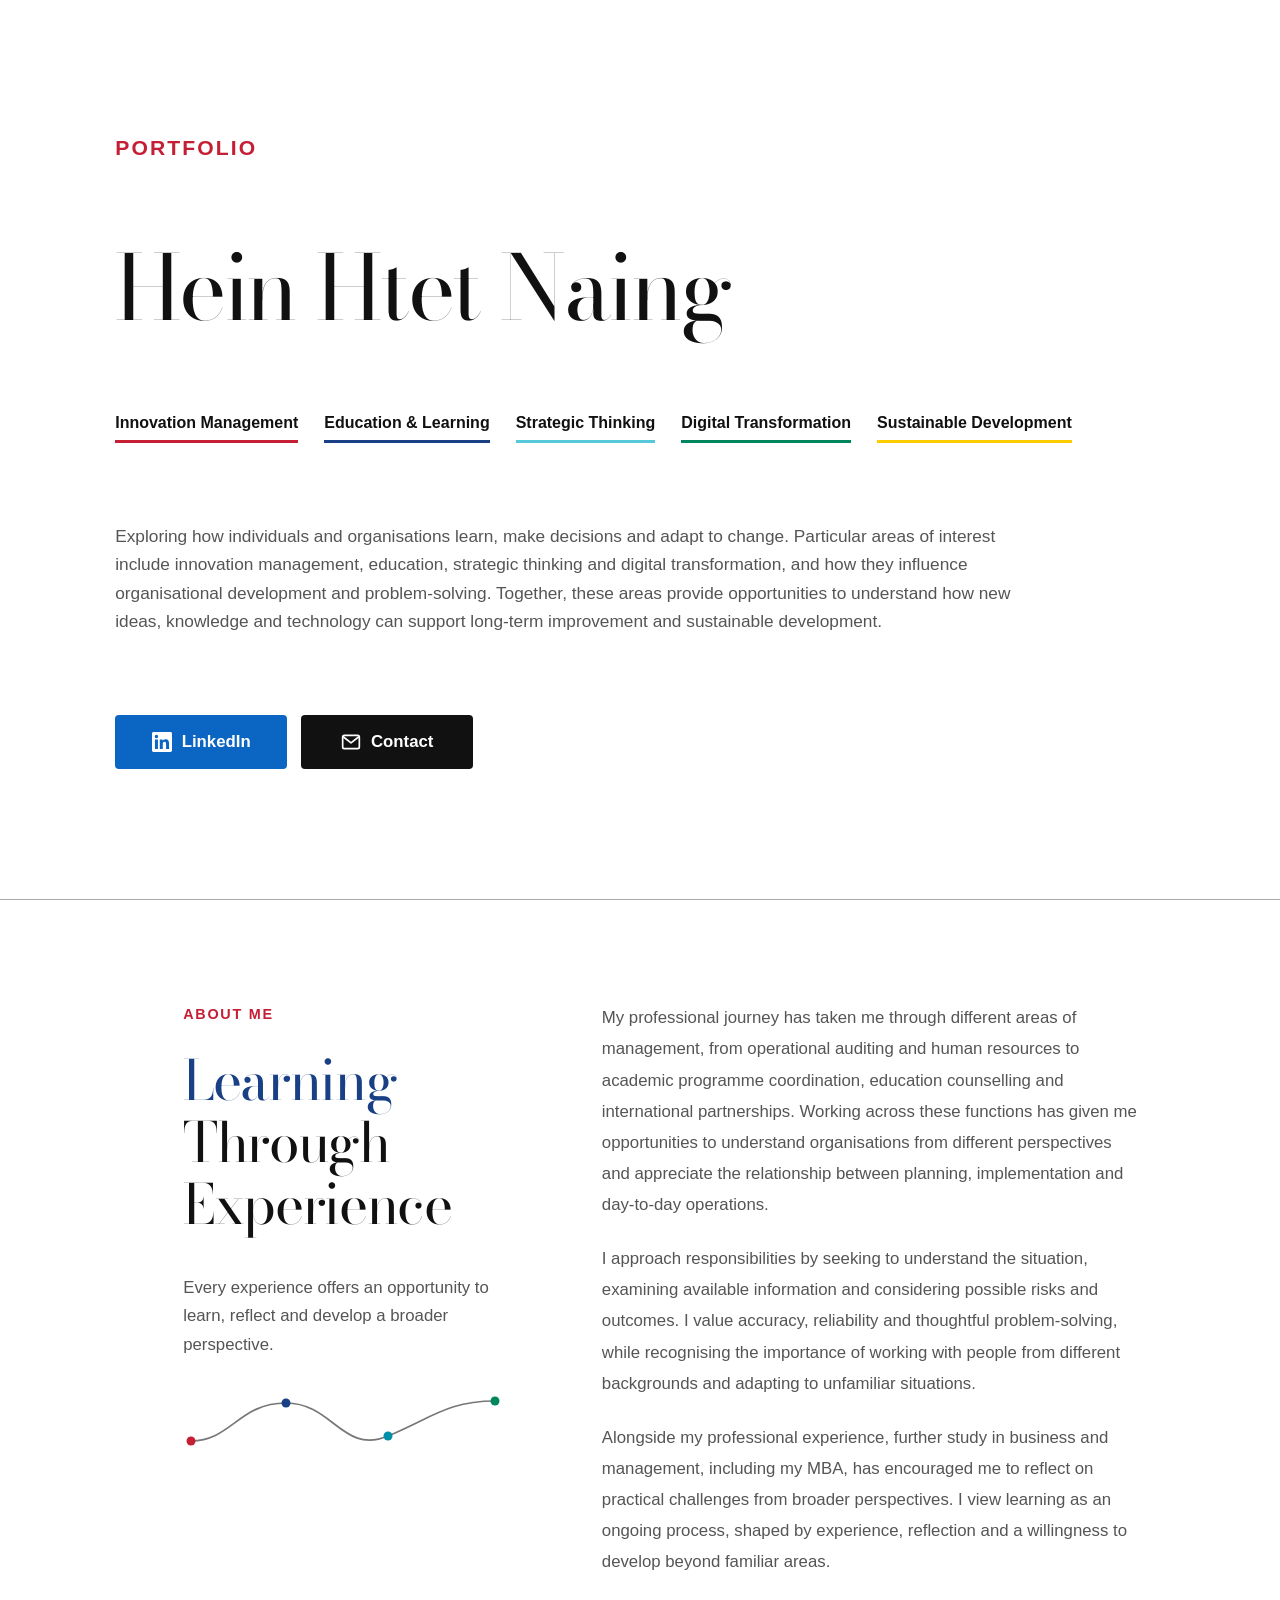
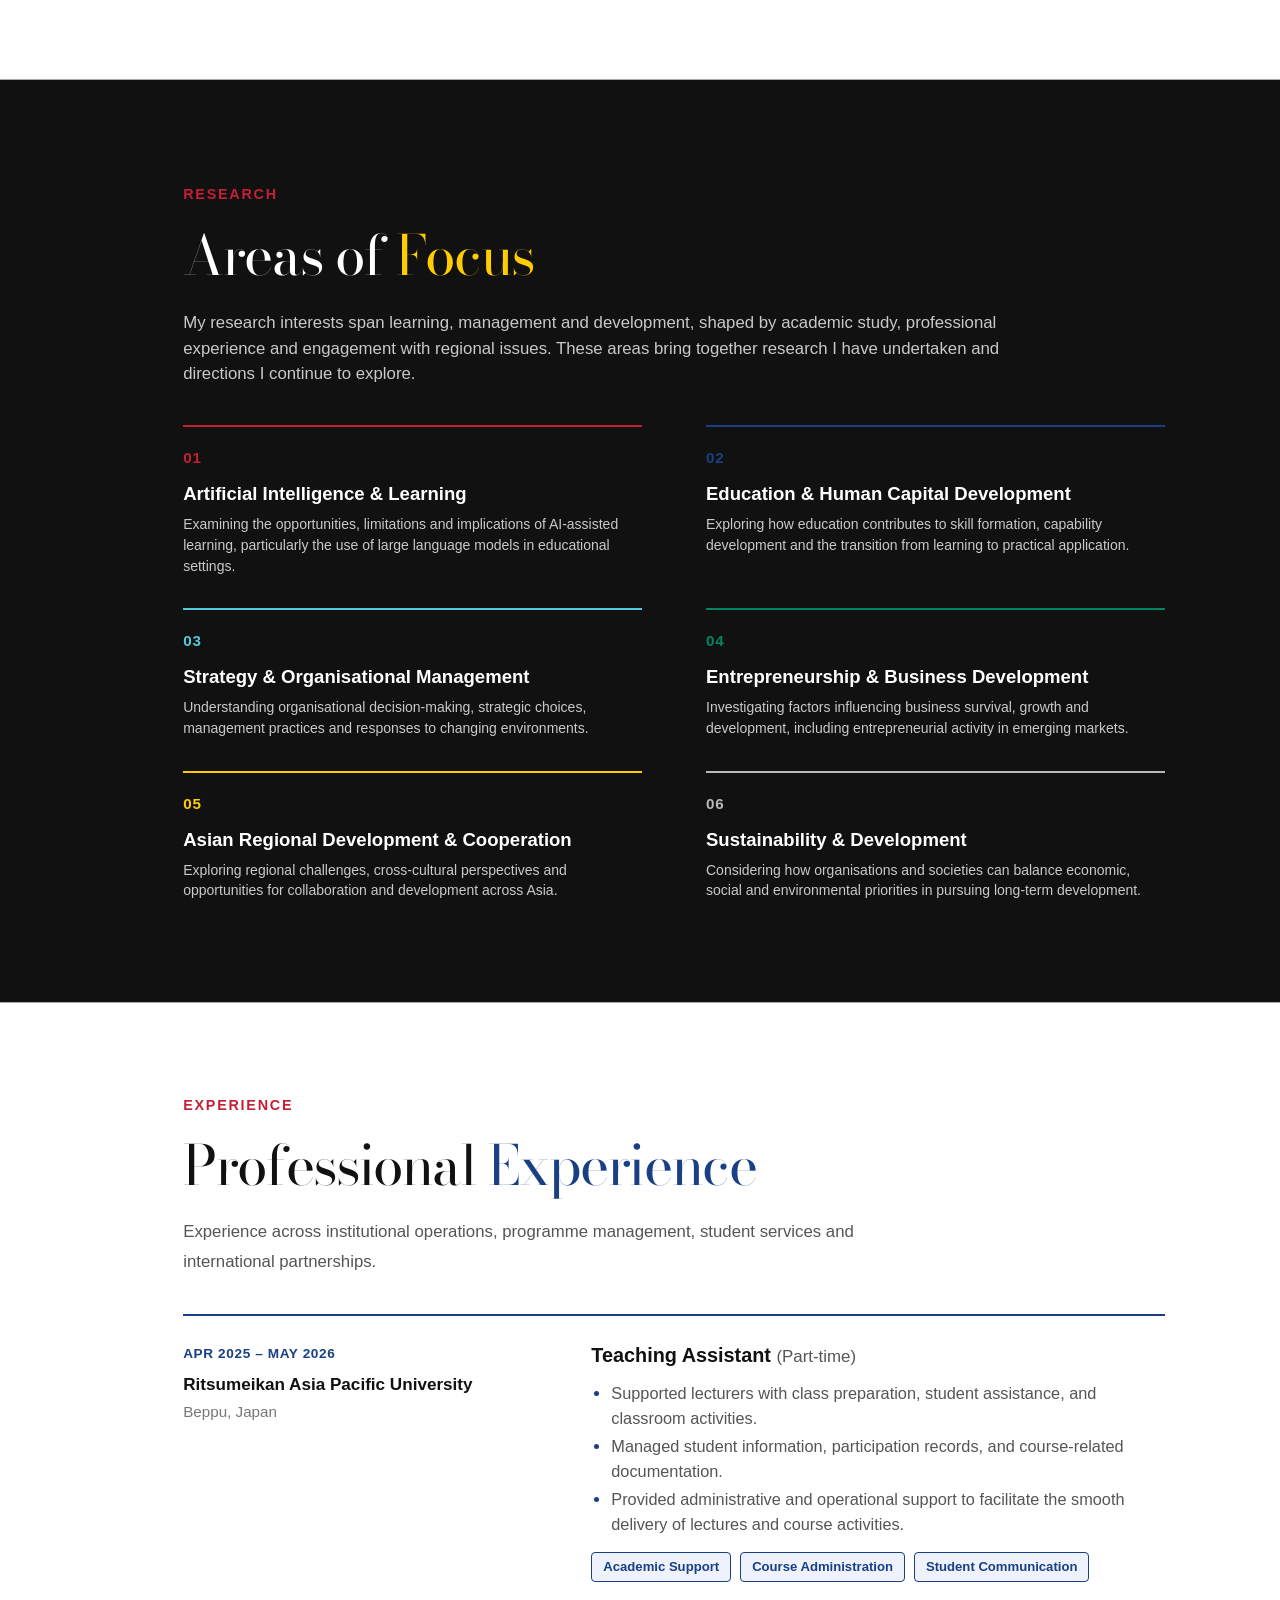
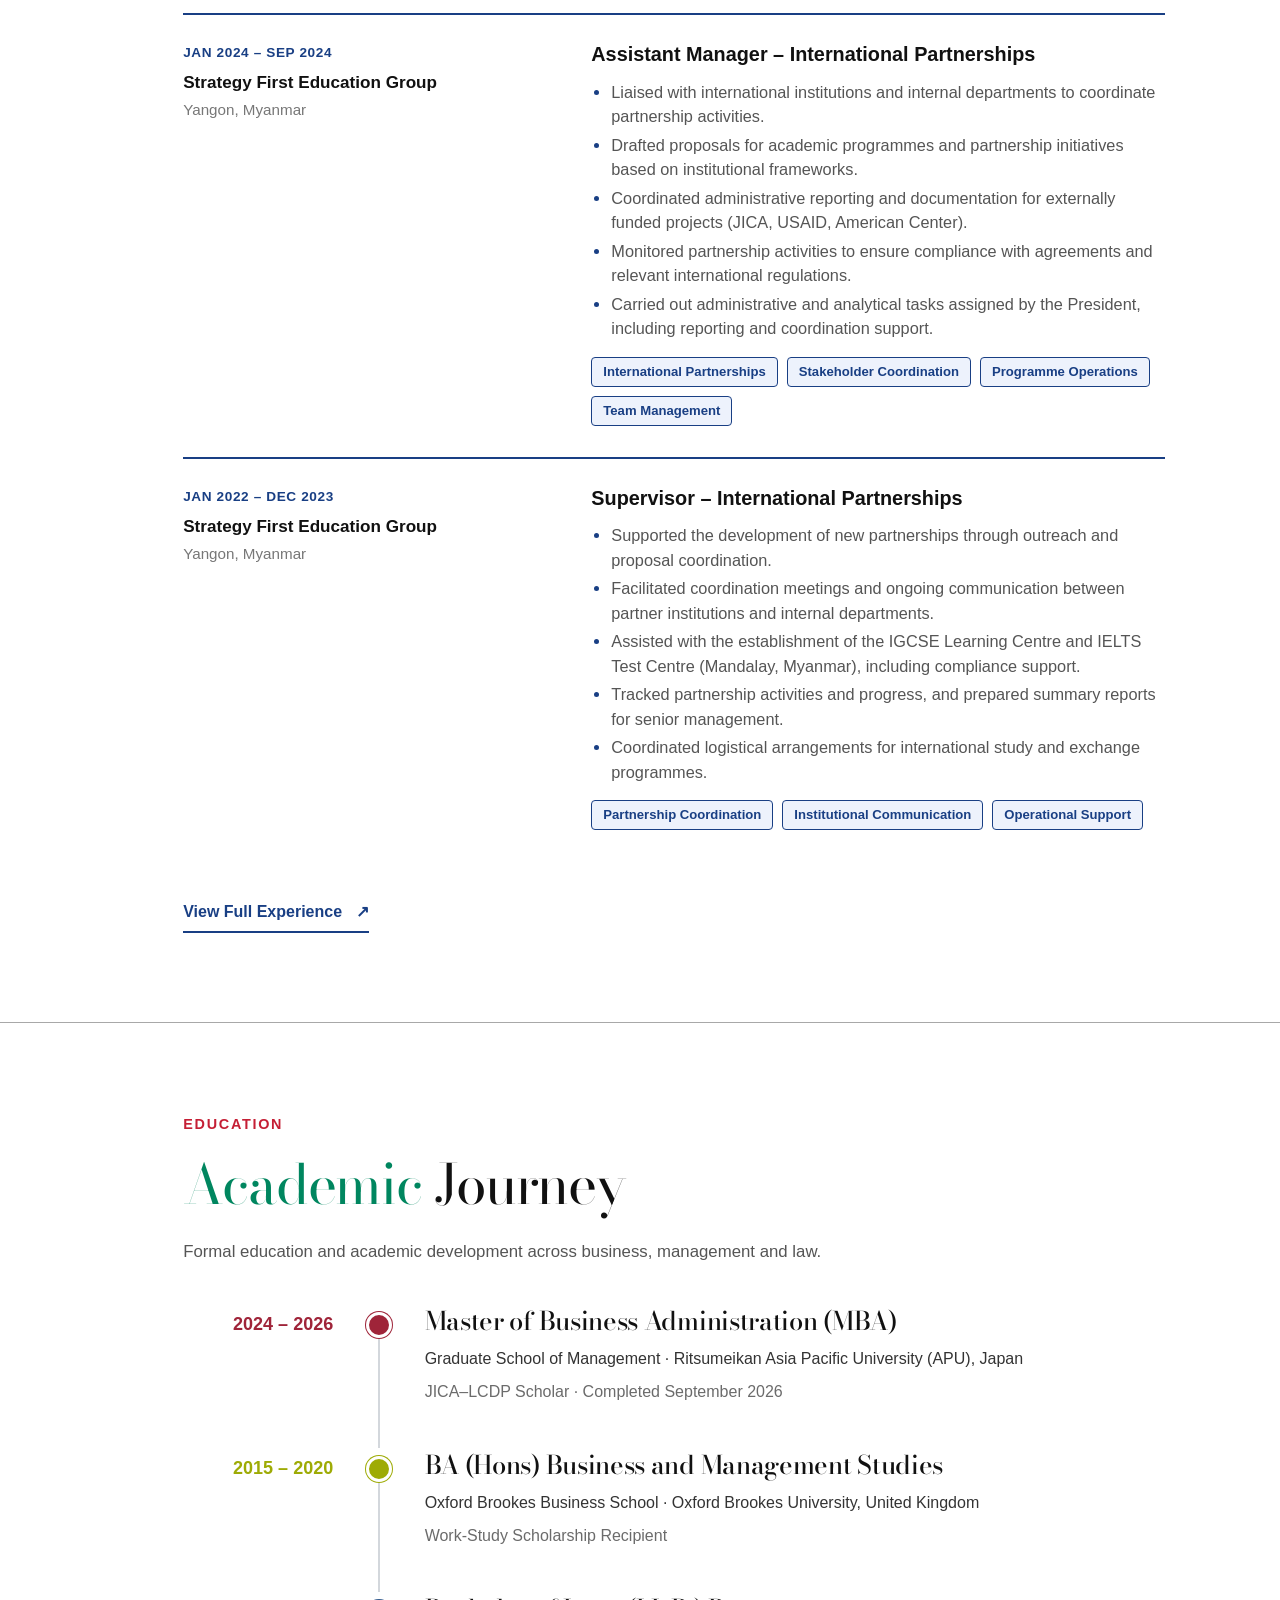
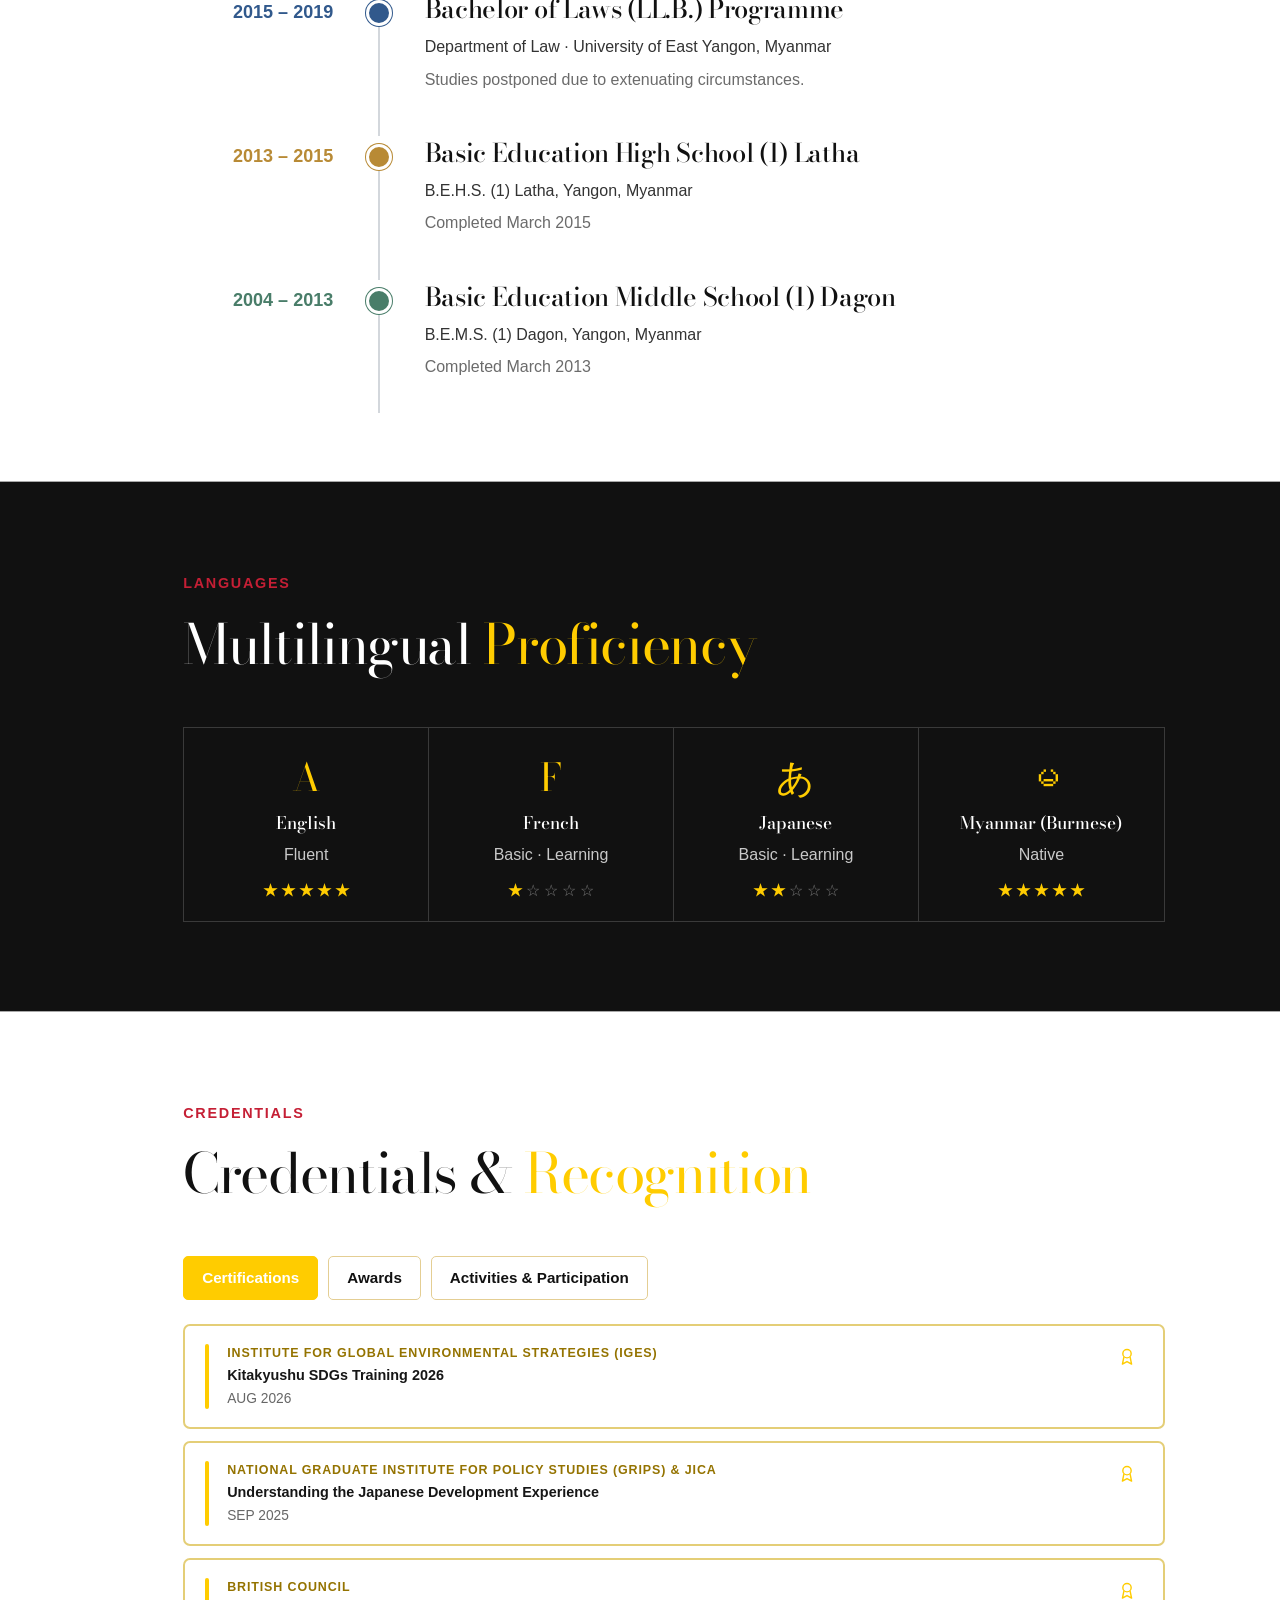
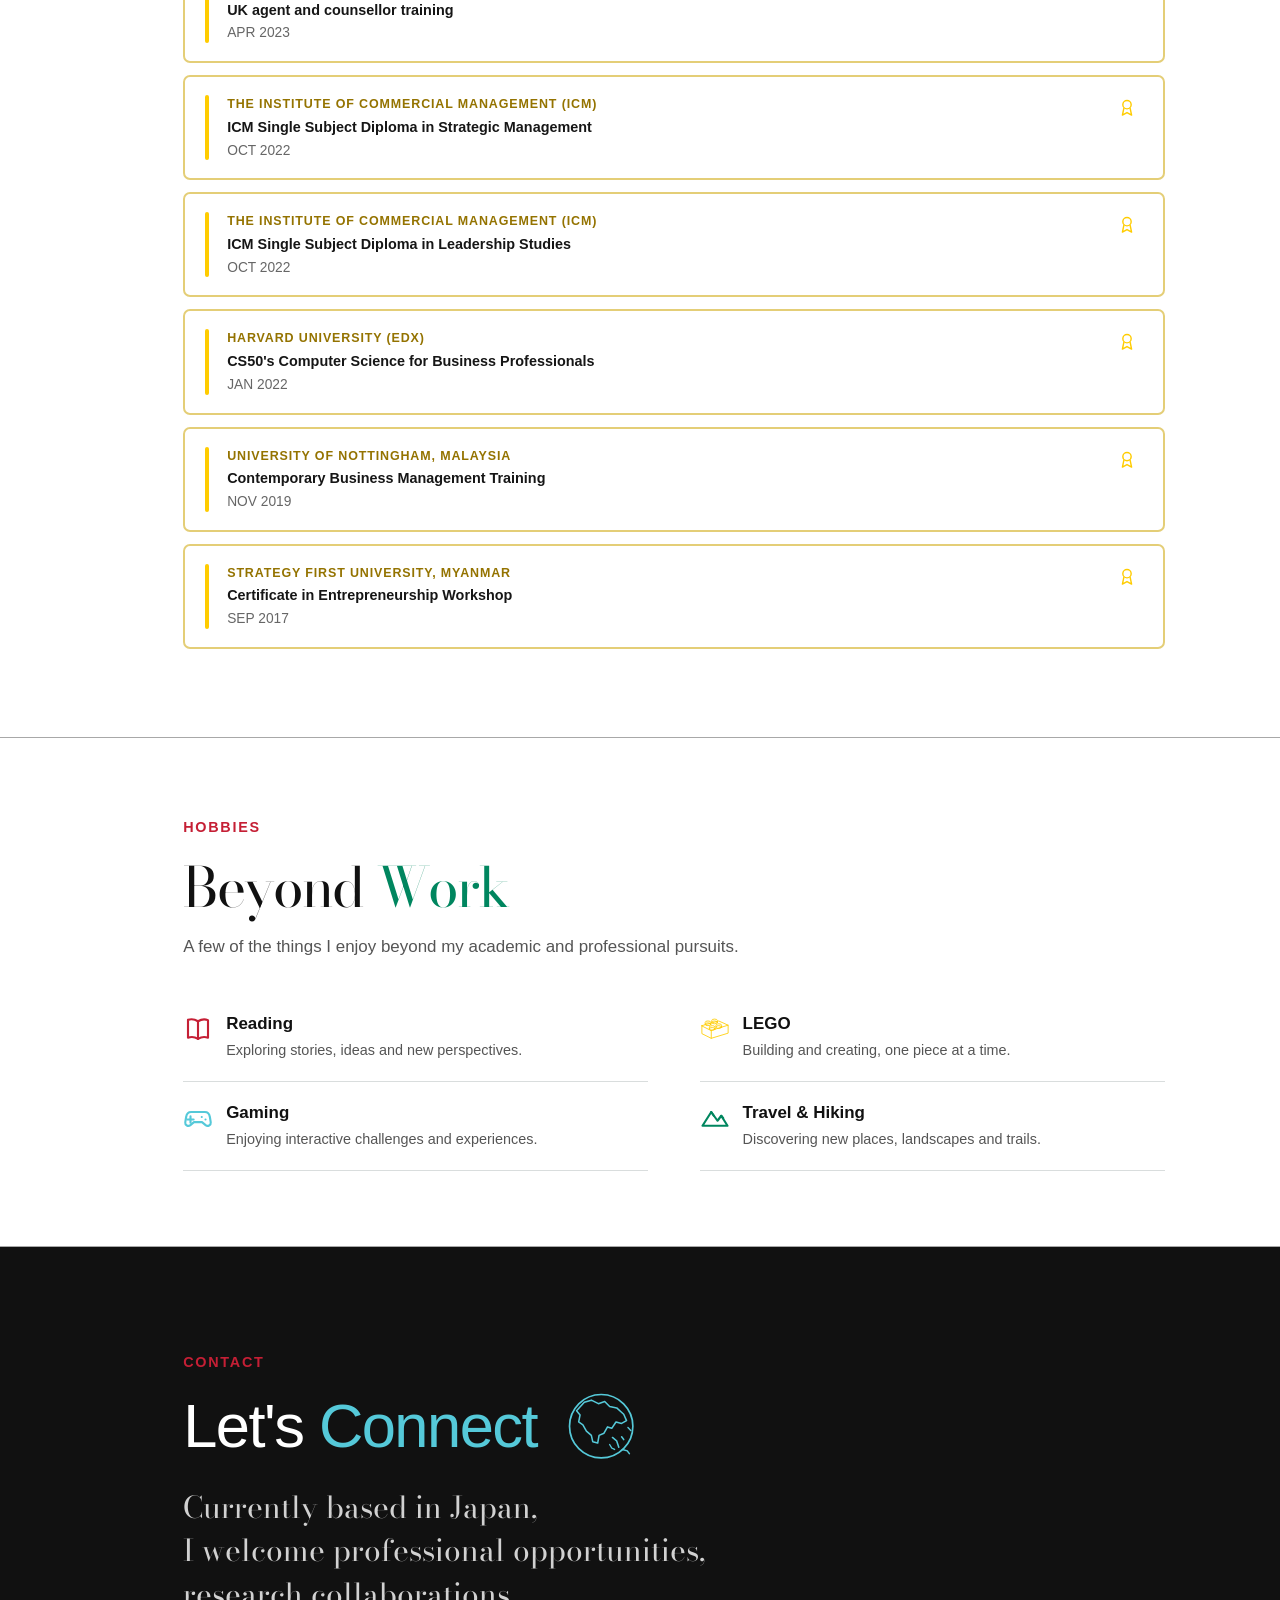
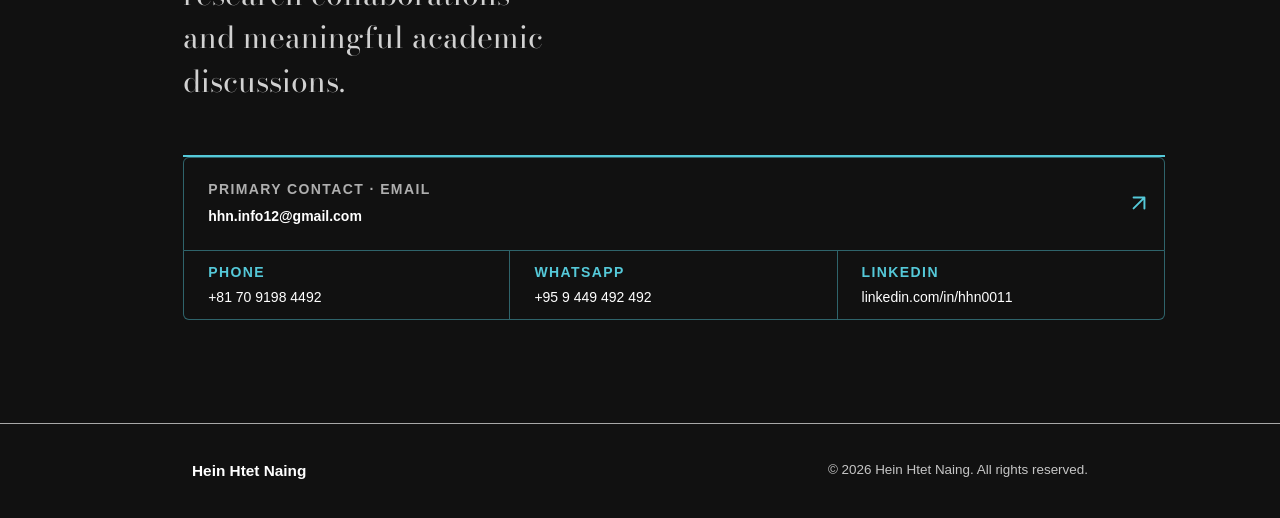
<file: index.html>
<!DOCTYPE html>
<html lang="en">
<head>
    <meta charset="UTF-8">
    <meta name="viewport" content="width=device-width, initial-scale=1.0">
    <meta name="description" content="Academic and professional portfolio website of Hein Htet Naing.">
    <title>Hein Htet Naing | Personal Portfolio</title>
    <link rel="preconnect" href="https://fonts.googleapis.com">
    <link rel="preconnect" href="https://fonts.gstatic.com" crossorigin>
    <link href="https://fonts.googleapis.com/css2?family=Bodoni+Moda:wght@400;500;600&display=swap" rel="stylesheet">
    <link rel="stylesheet" href="css/style.css?v=20261013-mixed1">
    <script src="js/script.js?v=20261013-2" defer></script>
</head>
<body>
    <a class="skip-link" href="#main-content">Skip to main content</a>

    <!-- == FLOATING NAVIGATION: VISIBLE AFTER INTRO == -->
    <button class="mobile-menu-button" type="button" aria-controls="floating-navigation"
            aria-label="Open navigation menu" aria-expanded="false">
        <span aria-hidden="true">☰</span>
    </button>
    <nav id="floating-navigation" class="floating-nav" aria-label="Page navigation">
        <a href="#home" aria-label="Introduction"><span aria-hidden="true" class="nav-icon"><svg viewBox="0 0 24 24" fill="none" stroke="currentColor" stroke-width="1.7" stroke-linecap="round" stroke-linejoin="round" aria-hidden="true" focusable="false"><path d="m3 10 9-7 9 7"/><path d="M5 9v12h14V9"/><path d="M9 21v-7h6v7"/></svg></span><span class="nav-tooltip">Home</span></a>
        <a href="#about" aria-label="About Me"><span aria-hidden="true" class="nav-icon"><svg viewBox="0 0 24 24" fill="none" stroke="currentColor" stroke-width="1.7" stroke-linecap="round" stroke-linejoin="round" aria-hidden="true" focusable="false"><circle cx="12" cy="7" r="4"/><path d="M4.5 21v-2a7.5 7.5 0 0 1 15 0v2"/></svg></span><span class="nav-tooltip">About Me</span></a>
        <a href="#research" aria-label="Research"><span aria-hidden="true" class="nav-icon"><svg viewBox="0 0 24 24" fill="none" stroke="currentColor" stroke-width="1.7" stroke-linecap="round" stroke-linejoin="round" aria-hidden="true" focusable="false"><path d="M4 5.5C6.7 4.6 9.4 5 12 6.6c2.6-1.6 5.3-2 8-.9v14.1c-2.7-1-5.4-.7-8 .9-2.6-1.6-5.3-1.9-8-.9z"/><path d="M12 6.6v14.1"/></svg></span><span class="nav-tooltip">Research</span></a>
        <a href="#experience" aria-label="Professional Experience"><span aria-hidden="true" class="nav-icon"><svg viewBox="0 0 24 24" fill="none" stroke="currentColor" stroke-width="1.7" stroke-linecap="round" stroke-linejoin="round" aria-hidden="true" focusable="false"><rect x="3" y="7" width="18" height="14" rx="2"/><path d="M8 7V5a2 2 0 0 1 2-2h4a2 2 0 0 1 2 2v2M3 12h18M10 12v2h4v-2"/></svg></span><span class="nav-tooltip">Experience</span></a>
        <a href="#education" aria-label="Academic Journey"><span aria-hidden="true" class="nav-icon"><svg viewBox="0 0 24 24" fill="none" stroke="currentColor" stroke-width="1.7" stroke-linecap="round" stroke-linejoin="round" aria-hidden="true" focusable="false"><path d="m2 9 10-5 10 5-10 5z"/><path d="M6 11v5c2 3 10 3 12 0v-5M22 9v6"/></svg></span><span class="nav-tooltip">Education</span></a>
        <a href="#languages" aria-label="Multilingual Proficiency"><span aria-hidden="true" class="nav-icon"><svg viewBox="0 0 24 24" fill="none" stroke="currentColor" stroke-width="1.7" stroke-linecap="round" stroke-linejoin="round" aria-hidden="true" focusable="false"><path d="M4 5h9M8.5 3v2M6 8c1.2 3.3 3.9 5.9 7 7"/><path d="M12 7c-.7 3.7-3.3 6.7-7 8"/><path d="m13 21 4-10 4 10M14.4 17.5h5.2"/></svg></span><span class="nav-tooltip">Languages</span></a>
        <a href="#credentials" aria-label="Credentials & Recognition"><span aria-hidden="true" class="nav-icon"><svg viewBox="0 0 24 24" fill="none" stroke="currentColor" stroke-width="1.7" stroke-linecap="round" stroke-linejoin="round" aria-hidden="true" focusable="false"><circle cx="12" cy="8" r="5"/><path d="m8.2 12.5-1.7 8 5.5-3 5.5 3-1.7-8"/></svg></span><span class="nav-tooltip">Credentials</span></a>
        <a href="#hobbies" aria-label="Hobbies"><span aria-hidden="true" class="nav-icon"><svg viewBox="0 0 24 24" fill="none" stroke="currentColor" stroke-width="1.7" stroke-linecap="round" stroke-linejoin="round" aria-hidden="true" focusable="false"><path d="M20.8 4.6a5.4 5.4 0 0 0-7.6 0L12 5.8l-1.2-1.2a5.4 5.4 0 0 0-7.6 7.6L12 21l8.8-8.8a5.4 5.4 0 0 0 0-7.6z"/></svg></span><span class="nav-tooltip">Hobbies</span></a>
        <a href="#contact" aria-label="Contact"><span aria-hidden="true" class="nav-icon"><svg viewBox="0 0 24 24" fill="none" stroke="currentColor" stroke-width="1.7" stroke-linecap="round" stroke-linejoin="round" aria-hidden="true" focusable="false"><rect x="2" y="4" width="20" height="16" rx="2"/><path d="m3 6 9 7 9-7"/></svg></span><span class="nav-tooltip">Contact</span></a>
    </nav>

    <main id="main-content">
        <!-- == 01. INTRODUCTION == -->
        <section id="home" class="section Intro">
            <div class="Intro-box">
                <p class="Intro-label">PORTFOLIO</p>
                <h1>Hein Htet Naing</h1>
                <div class="Intro-interests">
                    <span class="interest-red">Innovation Management</span>
                    <span class="interest-navy">Education &amp; Learning</span>
                    <span class="interest-cyan">Strategic Thinking</span>
                    <span class="interest-green">Digital Transformation</span>
                    <span class="interest-gold">Sustainable Development</span>
                </div>
                <p class="Intro-description">
                    Exploring how individuals and organisations learn, make decisions and adapt to change.
                    Particular areas of interest include innovation management, education, strategic thinking
                    and digital transformation, and how they influence organisational development and
                    problem-solving. Together, these areas provide opportunities to understand how new ideas,
                    knowledge and technology can support long-term improvement and sustainable development.
                </p>
                <div class="Intro-buttons">
                    <a href="https://www.linkedin.com/in/hhn0011" class="Intro-button-primary"
                       target="_blank" rel="noopener noreferrer"><svg class="linkedin-icon" viewBox="0 0 24 24" aria-hidden="true" focusable="false"><path fill="currentColor" d="M20.447 20.452h-3.554v-5.569c0-1.328-.027-3.037-1.852-3.037-1.853 0-2.136 1.445-2.136 2.939v5.667H9.35V9h3.414v1.561h.049c.476-.9 1.637-1.85 3.37-1.85 3.601 0 4.266 2.37 4.266 5.455v6.286zM5.337 7.433a2.062 2.062 0 1 1 0-4.124 2.062 2.062 0 0 1 0 4.124zm1.782 13.019H3.555V9h3.564v11.452zM22.225 0H1.771C.792 0 0 .774 0 1.729v20.542C0 23.227.792 24 1.771 24h20.451C23.2 24 24 23.227 24 22.271V1.729C24 .774 23.2 0 22.222 0h.003z"/></svg><span>LinkedIn</span></a>
                    <a href="mailto:hhn.info12@gmail.com" class="Intro-button-secondary"><svg class="contact-icon" viewBox="0 0 24 24" fill="none" stroke="currentColor" stroke-width="2" stroke-linecap="round" stroke-linejoin="round" aria-hidden="true" focusable="false"><rect x="2" y="4" width="20" height="16" rx="2"/><path d="m3 6 9 7 9-7"/></svg><span>Contact</span></a>
                </div>
            </div>
        </section>

        <!-- == REMAINING HOMEPAGE: RESERVED LEFT NAVIGATION MARGIN == -->
        <div class="page-content">
            <section id="about" class="content-section about-section" aria-labelledby="about-heading">
                <div class="about-layout">
                    <div class="about-heading">
                        <p class="about-label">ABOUT ME</p>
                        <h2 id="about-heading"><span class="about-title-accent">Learning</span> Through Experience</h2>
                        <p class="about-reflection">Every experience offers an opportunity to learn, reflect and develop a broader perspective.</p>
                        <svg class="about-journey-line" viewBox="0 0 320 88" fill="none" xmlns="http://www.w3.org/2000/svg" aria-hidden="true" focusable="false">
                            <path d="M8 60 C48 60 56 22 103 22 S160 74 205 55 S266 20 312 20" stroke="#777777" stroke-width="1.7" stroke-linecap="round"/>
                            <circle cx="8" cy="60" r="4.5" fill="#C51F35"/>
                            <circle cx="103" cy="22" r="4.5" fill="#193F84"/>
                            <circle cx="205" cy="55" r="4.5" fill="#008FA8"/>
                            <circle cx="312" cy="20" r="4.5" fill="#00865F"/>
                        </svg>
                    </div>
                    <div class="about-biography">
                        <p>My professional journey has taken me through different areas of management, from operational auditing and human resources to academic programme coordination, education counselling and international partnerships. Working across these functions has given me opportunities to understand organisations from different perspectives and appreciate the relationship between planning, implementation and day-to-day operations.</p>
                        <p>I approach responsibilities by seeking to understand the situation, examining available information and considering possible risks and outcomes. I value accuracy, reliability and thoughtful problem-solving, while recognising the importance of working with people from different backgrounds and adapting to unfamiliar situations.</p>
                        <p>Alongside my professional experience, further study in business and management, including my MBA, has encouraged me to reflect on practical challenges from broader perspectives. I view learning as an ongoing process, shaped by experience, reflection and a willingness to develop beyond familiar areas.</p>
                    </div>
                </div>
            </section>

            <section id="research" class="content-section focus-section" aria-labelledby="focus-heading">
                <div class="focus-inner">
                    <header class="focus-heading">
                        <p class="focus-label">RESEARCH</p>
                        <h2 id="focus-heading">Areas of <span class="focus-title-accent">Focus</span></h2>
                        <p class="focus-introduction">My research interests span learning, management and development, shaped by academic study, professional experience and engagement with regional issues. These areas bring together research I have undertaken and directions I continue to explore.</p>
                    </header>
                    <div class="focus-grid">
                    <article class="focus-item focus-item-1">
                        <span class="focus-number">01</span>
                        <h3>Artificial Intelligence &amp; Learning</h3>
                        <p>Examining the opportunities, limitations and implications of AI-assisted learning, particularly the use of large language models in educational settings.</p>
                    </article>
                    <article class="focus-item focus-item-2">
                        <span class="focus-number">02</span>
                        <h3>Education &amp; Human Capital Development</h3>
                        <p>Exploring how education contributes to skill formation, capability development and the transition from learning to practical application.</p>
                    </article>
                    <article class="focus-item focus-item-3">
                        <span class="focus-number">03</span>
                        <h3>Strategy &amp; Organisational Management</h3>
                        <p>Understanding organisational decision-making, strategic choices, management practices and responses to changing environments.</p>
                    </article>
                    <article class="focus-item focus-item-4">
                        <span class="focus-number">04</span>
                        <h3>Entrepreneurship &amp; Business Development</h3>
                        <p>Investigating factors influencing business survival, growth and development, including entrepreneurial activity in emerging markets.</p>
                    </article>
                    <article class="focus-item focus-item-5">
                        <span class="focus-number">05</span>
                        <h3>Asian Regional Development &amp; Cooperation</h3>
                        <p>Exploring regional challenges, cross-cultural perspectives and opportunities for collaboration and development across Asia.</p>
                    </article>
                    <article class="focus-item focus-item-6">
                        <span class="focus-number">06</span>
                        <h3>Sustainability &amp; Development</h3>
                        <p>Considering how organisations and societies can balance economic, social and environmental priorities in pursuing long-term development.</p>
                    </article>
                    </div>
                </div>
            </section>

            <section id="experience" class="content-section experience-section" aria-labelledby="experience-heading">
                <header class="experience-intro">
                    <p class="experience-label">EXPERIENCE</p>
                    <h2 id="experience-heading">Professional <span class="experience-title-accent">Experience</span></h2>
                    <p>Experience across institutional operations, programme management, student services and international partnerships.</p>
                </header>
                <div class="experience-list">
                    <article class="experience-entry experience-entry-1">
                        <div class="experience-meta">
                            <span class="experience-date">APR 2025 – MAY 2026</span>
                            <h3>Ritsumeikan Asia Pacific University</h3>
                            <span class="experience-location">Beppu, Japan</span>
                        </div>
                        <div class="experience-detail">
                            <h4>Teaching Assistant <span class="experience-note">(Part-time)</span></h4>
                            <ul class="experience-responsibilities">
                                <li>Supported lecturers with class preparation, student assistance, and classroom activities.</li>
                                <li>Managed student information, participation records, and course-related documentation.</li>
                                <li>Provided administrative and operational support to facilitate the smooth delivery of lectures and course activities.</li>
                            </ul>
                            <div class="experience-tags" aria-label="Areas of responsibility">
                                <span class="experience-tag">Academic Support</span>
                                <span class="experience-tag">Course Administration</span>
                                <span class="experience-tag">Student Communication</span>
                            </div>
                        </div>
                    </article>
                    <article class="experience-entry experience-entry-2">
                        <div class="experience-meta">
                            <span class="experience-date">JAN 2024 – SEP 2024</span>
                            <h3>Strategy First Education Group</h3>
                            <span class="experience-location">Yangon, Myanmar</span>
                        </div>
                        <div class="experience-detail">
                            <h4>Assistant Manager – International Partnerships</h4>
                            <ul class="experience-responsibilities">
                                <li>Liaised with international institutions and internal departments to coordinate partnership activities.</li>
                                <li>Drafted proposals for academic programmes and partnership initiatives based on institutional frameworks.</li>
                                <li>Coordinated administrative reporting and documentation for externally funded projects (JICA, USAID, American Center).</li>
                                <li>Monitored partnership activities to ensure compliance with agreements and relevant international regulations.</li>
                                <li>Carried out administrative and analytical tasks assigned by the President, including reporting and coordination support.</li>
                            </ul>
                            <div class="experience-tags" aria-label="Areas of responsibility">
                                <span class="experience-tag">International Partnerships</span>
                                <span class="experience-tag">Stakeholder Coordination</span>
                                <span class="experience-tag">Programme Operations</span>
                                <span class="experience-tag">Team Management</span>
                            </div>
                        </div>
                    </article>
                    <article class="experience-entry experience-entry-3">
                        <div class="experience-meta">
                            <span class="experience-date">JAN 2022 – DEC 2023</span>
                            <h3>Strategy First Education Group</h3>
                            <span class="experience-location">Yangon, Myanmar</span>
                        </div>
                        <div class="experience-detail">
                            <h4>Supervisor – International Partnerships</h4>
                            <ul class="experience-responsibilities">
                                <li>Supported the development of new partnerships through outreach and proposal coordination.</li>
                                <li>Facilitated coordination meetings and ongoing communication between partner institutions and internal departments.</li>
                                <li>Assisted with the establishment of the IGCSE Learning Centre and IELTS Test Centre (Mandalay, Myanmar), including compliance support.</li>
                                <li>Tracked partnership activities and progress, and prepared summary reports for senior management.</li>
                                <li>Coordinated logistical arrangements for international study and exchange programmes.</li>
                            </ul>
                            <div class="experience-tags" aria-label="Areas of responsibility">
                                <span class="experience-tag">Partnership Coordination</span>
                                <span class="experience-tag">Institutional Communication</span>
                                <span class="experience-tag">Operational Support</span>
                            </div>
                        </div>
                    </article>
                </div>
                <a class="experience-more" href="experience.html"><span>View Full Experience</span><span aria-hidden="true">↗</span></a>
            </section>

            <section id="education" class="content-section education-section" aria-labelledby="education-heading">
                <header class="education-intro">
                    <p class="education-label">EDUCATION</p>
                    <h2 id="education-heading"><span class="education-title-accent">Academic</span> Journey</h2>
                    <p>Formal education and academic development across business, management and law.</p>
                </header>
                <div class="education-list" aria-label="Academic timeline">
                    <article class="education-entry education-entry-1" style="--school-accent:#9F2439">
                        <div class="education-meta"><span class="education-date">2024 – 2026</span></div>
                        <div class="education-marker" aria-hidden="true"></div>
                        <div class="education-details">
                            <h3>Master of Business Administration (MBA)</h3>
                            <p class="education-school">Graduate School of Management · Ritsumeikan Asia Pacific University (APU), Japan</p>
                            <p class="education-note">JICA–LCDP Scholar · Completed September 2026</p>
                        </div>
                    </article>
                    <article class="education-entry education-entry-2" style="--school-accent:#9EAB05">
                        <div class="education-meta"><span class="education-date">2015 – 2020</span></div>
                        <div class="education-marker" aria-hidden="true"></div>
                        <div class="education-details">
                            <h3>BA (Hons) Business and Management Studies</h3>
                            <p class="education-school">Oxford Brookes Business School · Oxford Brookes University, United Kingdom</p>
                            <p class="education-note">Work-Study Scholarship Recipient</p>
                        </div>
                    </article>
                    <article class="education-entry education-entry-3" style="--school-accent:#31598C">
                        <div class="education-meta"><span class="education-date">2015 – 2019</span></div>
                        <div class="education-marker" aria-hidden="true"></div>
                        <div class="education-details">
                            <h3>Bachelor of Laws (LL.B.) Programme</h3>
                            <p class="education-school">Department of Law · University of East Yangon, Myanmar</p>
                            <p class="education-note">Studies postponed due to extenuating circumstances.</p>
                        </div>
                    </article>
                    <article class="education-entry education-entry-4" style="--school-accent:#B88A35">
                        <div class="education-meta"><span class="education-date">2013 – 2015</span></div>
                        <div class="education-marker" aria-hidden="true"></div>
                        <div class="education-details">
                            <h3>Basic Education High School (1) Latha</h3>
                            <p class="education-school">B.E.H.S. (1) Latha, Yangon, Myanmar</p>
                            <p class="education-note">Completed March 2015</p>
                        </div>
                    </article>
                    <article class="education-entry education-entry-5" style="--school-accent:#497D69">
                        <div class="education-meta"><span class="education-date">2004 – 2013</span></div>
                        <div class="education-marker" aria-hidden="true"></div>
                        <div class="education-details">
                            <h3>Basic Education Middle School (1) Dagon</h3>
                            <p class="education-school">B.E.M.S. (1) Dagon, Yangon, Myanmar</p>
                            <p class="education-note">Completed March 2013</p>
                        </div>
                    </article>
                </div>
            </section>


            <section id="languages" class="content-section languages-section" aria-labelledby="languages-heading">
                <div class="languages-inner">
                    <header class="languages-heading">
                        <p class="languages-label">LANGUAGES</p>
                        <h2 id="languages-heading">Multilingual <span class="languages-title-accent">Proficiency</span></h2>
                                            </header>
                    <div class="language-grid">
                    <article class="language-cell">
                        <span class="language-glyph" aria-hidden="true">A</span>
                        <h3>English</h3>
                        <p class="language-level">Fluent</p>
                        <div class="language-stars" role="img" aria-label="5 out of 5 illustrative proficiency stars"><span class="star-filled" aria-hidden="true">★</span><span class="star-filled" aria-hidden="true">★</span><span class="star-filled" aria-hidden="true">★</span><span class="star-filled" aria-hidden="true">★</span><span class="star-filled" aria-hidden="true">★</span></div>
                    </article>
                    <article class="language-cell">
                        <span class="language-glyph" aria-hidden="true">F</span>
                        <h3>French</h3>
                        <p class="language-level">Basic · Learning</p>
                        <div class="language-stars" role="img" aria-label="1 out of 5 illustrative proficiency stars"><span class="star-filled" aria-hidden="true">★</span><span class="star-empty" aria-hidden="true">☆</span><span class="star-empty" aria-hidden="true">☆</span><span class="star-empty" aria-hidden="true">☆</span><span class="star-empty" aria-hidden="true">☆</span></div>
                    </article>
                    <article class="language-cell">
                        <span class="language-glyph" aria-hidden="true">あ</span>
                        <h3>Japanese</h3>
                        <p class="language-level">Basic · Learning</p>
                        <div class="language-stars" role="img" aria-label="2 out of 5 illustrative proficiency stars"><span class="star-filled" aria-hidden="true">★</span><span class="star-filled" aria-hidden="true">★</span><span class="star-empty" aria-hidden="true">☆</span><span class="star-empty" aria-hidden="true">☆</span><span class="star-empty" aria-hidden="true">☆</span></div>
                    </article>
                    <article class="language-cell">
                        <span class="language-glyph" aria-hidden="true">မ</span>
                        <h3>Myanmar (Burmese)</h3>
                        <p class="language-level">Native</p>
                        <div class="language-stars" role="img" aria-label="5 out of 5 illustrative proficiency stars"><span class="star-filled" aria-hidden="true">★</span><span class="star-filled" aria-hidden="true">★</span><span class="star-filled" aria-hidden="true">★</span><span class="star-filled" aria-hidden="true">★</span><span class="star-filled" aria-hidden="true">★</span></div>
                    </article>
                    </div>
                </div>
            </section>

            <section id="credentials" class="content-section credentials-section" aria-labelledby="credentials-heading">
                <header class="credentials-heading">
                    <p class="credentials-label">CREDENTIALS</p>
                    <div class="credentials-heading-row">
                        <h2 id="credentials-heading">Credentials &amp; <span class="credentials-title-accent">Recognition</span></h2>
                        
                    </div>
                </header>
                <div class="credentials-tabs" role="tablist" aria-label="Credential categories">
                    <button type="button" id="credentials-tab-certifications" class="credentials-tab" role="tab" aria-controls="credentials-panel-certifications" aria-selected="true">Certifications</button>
                    <button type="button" id="credentials-tab-awards" class="credentials-tab" role="tab" aria-controls="credentials-panel-awards" aria-selected="false" tabindex="-1">Awards</button>
                    <button type="button" id="credentials-tab-activities" class="credentials-tab" role="tab" aria-controls="credentials-panel-activities" aria-selected="false" tabindex="-1">Activities & Participation</button>
                </div>
                <div class="credentials-panels">
                    <div id="credentials-panel-certifications" class="credentials-panel" role="tabpanel" aria-labelledby="credentials-tab-certifications">
                        <article class="credential-item">
                            <div class="credential-item-body">
                                <p class="credential-issuer">Institute for Global Environmental Strategies (IGES)</p>
                                <h3>Kitakyushu SDGs Training 2026</h3>
                                <p class="credential-year">AUG 2026</p>
                            </div>
                            <svg class="credential-award-icon" viewBox="0 0 24 24" fill="none" stroke="currentColor" stroke-width="1.7" stroke-linecap="round" stroke-linejoin="round" aria-hidden="true"><circle cx="12" cy="8" r="5"/><path d="m8.2 12.5-1.7 8 5.5-3 5.5 3-1.7-8"/></svg>
                        </article>
                        <article class="credential-item">
                            <div class="credential-item-body">
                                <p class="credential-issuer">National Graduate Institute for Policy Studies (GRIPS) &amp; JICA</p>
                                <h3>Understanding the Japanese Development Experience</h3>
                                <p class="credential-year">SEP 2025</p>
                            </div>
                            <svg class="credential-award-icon" viewBox="0 0 24 24" fill="none" stroke="currentColor" stroke-width="1.7" stroke-linecap="round" stroke-linejoin="round" aria-hidden="true"><circle cx="12" cy="8" r="5"/><path d="m8.2 12.5-1.7 8 5.5-3 5.5 3-1.7-8"/></svg>
                        </article>
                        <article class="credential-item">
                            <div class="credential-item-body">
                                <p class="credential-issuer">British Council</p>
                                <h3>UK agent and counsellor training</h3>
                                <p class="credential-year">APR 2023</p>
                            </div>
                            <svg class="credential-award-icon" viewBox="0 0 24 24" fill="none" stroke="currentColor" stroke-width="1.7" stroke-linecap="round" stroke-linejoin="round" aria-hidden="true"><circle cx="12" cy="8" r="5"/><path d="m8.2 12.5-1.7 8 5.5-3 5.5 3-1.7-8"/></svg>
                        </article>
                        <article class="credential-item">
                            <div class="credential-item-body">
                                <p class="credential-issuer">The Institute of Commercial Management (ICM)</p>
                                <h3>ICM Single Subject Diploma in Strategic Management</h3>
                                <p class="credential-year">OCT 2022</p>
                            </div>
                            <svg class="credential-award-icon" viewBox="0 0 24 24" fill="none" stroke="currentColor" stroke-width="1.7" stroke-linecap="round" stroke-linejoin="round" aria-hidden="true"><circle cx="12" cy="8" r="5"/><path d="m8.2 12.5-1.7 8 5.5-3 5.5 3-1.7-8"/></svg>
                        </article>
                        <article class="credential-item">
                            <div class="credential-item-body">
                                <p class="credential-issuer">The Institute of Commercial Management (ICM)</p>
                                <h3>ICM Single Subject Diploma in Leadership Studies</h3>
                                <p class="credential-year">OCT 2022</p>
                            </div>
                            <svg class="credential-award-icon" viewBox="0 0 24 24" fill="none" stroke="currentColor" stroke-width="1.7" stroke-linecap="round" stroke-linejoin="round" aria-hidden="true"><circle cx="12" cy="8" r="5"/><path d="m8.2 12.5-1.7 8 5.5-3 5.5 3-1.7-8"/></svg>
                        </article>
                        <article class="credential-item">
                            <div class="credential-item-body">
                                <p class="credential-issuer">Harvard University (edX)</p>
                                <h3>CS50&#39;s Computer Science for Business Professionals</h3>
                                <p class="credential-year">JAN 2022</p>
                            </div>
                            <svg class="credential-award-icon" viewBox="0 0 24 24" fill="none" stroke="currentColor" stroke-width="1.7" stroke-linecap="round" stroke-linejoin="round" aria-hidden="true"><circle cx="12" cy="8" r="5"/><path d="m8.2 12.5-1.7 8 5.5-3 5.5 3-1.7-8"/></svg>
                        </article>
                        <article class="credential-item">
                            <div class="credential-item-body">
                                <p class="credential-issuer">University of Nottingham, Malaysia</p>
                                <h3>Contemporary Business Management Training</h3>
                                <p class="credential-year">NOV 2019</p>
                            </div>
                            <svg class="credential-award-icon" viewBox="0 0 24 24" fill="none" stroke="currentColor" stroke-width="1.7" stroke-linecap="round" stroke-linejoin="round" aria-hidden="true"><circle cx="12" cy="8" r="5"/><path d="m8.2 12.5-1.7 8 5.5-3 5.5 3-1.7-8"/></svg>
                        </article>
                        <article class="credential-item">
                            <div class="credential-item-body">
                                <p class="credential-issuer">Strategy First University, Myanmar</p>
                                <h3>Certificate in Entrepreneurship Workshop</h3>
                                <p class="credential-year">SEP 2017</p>
                            </div>
                            <svg class="credential-award-icon" viewBox="0 0 24 24" fill="none" stroke="currentColor" stroke-width="1.7" stroke-linecap="round" stroke-linejoin="round" aria-hidden="true"><circle cx="12" cy="8" r="5"/><path d="m8.2 12.5-1.7 8 5.5-3 5.5 3-1.7-8"/></svg>
                        </article>
                    </div>
                    <div id="credentials-panel-awards" class="credentials-panel" role="tabpanel" aria-labelledby="credentials-tab-awards" hidden>
                        <article class="credential-item">
                            <div class="credential-item-body">
                                <p class="credential-issuer">STEPS</p>
                                <h3>Social Enterprise Idea Business Plan Competition — Second Runner-up</h3>
                                <p class="credential-year">2016</p>
                            </div>
                            <svg class="credential-award-icon" viewBox="0 0 24 24" fill="none" stroke="currentColor" stroke-width="1.7" stroke-linecap="round" stroke-linejoin="round" aria-hidden="true"><circle cx="12" cy="8" r="5"/><path d="m8.2 12.5-1.7 8 5.5-3 5.5 3-1.7-8"/></svg>
                        </article>
                    </div>
                    <div id="credentials-panel-activities" class="credentials-panel" role="tabpanel" aria-labelledby="credentials-tab-activities" hidden>
                        <article class="credential-item">
                            <div class="credential-item-body">
                                <p class="credential-issuer">Asia Next Dialogue &amp; Asia Next Forum 2026</p>
                                <h3><strong>Participant</strong> — Participated in cross-cultural discussions, collaborative activities, action planning and group recommendations on regional issues and Asia’s future</h3>
                                <p class="credential-year">AUG 2026</p>
                            </div>
                            <svg class="credential-award-icon" viewBox="0 0 24 24" fill="none" stroke="currentColor" stroke-width="1.7" stroke-linecap="round" stroke-linejoin="round" aria-hidden="true"><circle cx="12" cy="8" r="5"/><path d="m8.2 12.5-1.7 8 5.5-3 5.5 3-1.7-8"/></svg>
                        </article>
                        <article class="credential-item">
                            <div class="credential-item-body">
                                <p class="credential-issuer">AP Conference · Ritsumeikan Asia Pacific University (APU), Japan</p>
                                <h3><strong>Presenter</strong> — Presented at the AP Conference at Ritsumeikan Asia Pacific University</h3>
                                <p class="credential-year">DEC 2025</p>
                            </div>
                            <svg class="credential-award-icon" viewBox="0 0 24 24" fill="none" stroke="currentColor" stroke-width="1.7" stroke-linecap="round" stroke-linejoin="round" aria-hidden="true"><circle cx="12" cy="8" r="5"/><path d="m8.2 12.5-1.7 8 5.5-3 5.5 3-1.7-8"/></svg>
                        </article>
                        <article class="credential-item">
                            <div class="credential-item-body">
                                <p class="credential-issuer">Earth Recycle Day awareness campaign competition</p>
                                <h3><strong>Poster Design Participant</strong> — Participated in the Earth Recycle Day awareness poster competition</h3>
                                <p class="credential-year">2011</p>
                            </div>
                            <svg class="credential-award-icon" viewBox="0 0 24 24" fill="none" stroke="currentColor" stroke-width="1.7" stroke-linecap="round" stroke-linejoin="round" aria-hidden="true"><circle cx="12" cy="8" r="5"/><path d="m8.2 12.5-1.7 8 5.5-3 5.5 3-1.7-8"/></svg>
                        </article>
                        <article class="credential-item">
                            <div class="credential-item-body">
                                <p class="credential-issuer">University of Nottingham Malaysia</p>
                                <h3><strong>Organised Academic Visit</strong> — Coordinated an academic visit for 50 students to the University of Nottingham Malaysia</h3>
                                <p class="credential-year">2019</p>
                            </div>
                            <svg class="credential-award-icon" viewBox="0 0 24 24" fill="none" stroke="currentColor" stroke-width="1.7" stroke-linecap="round" stroke-linejoin="round" aria-hidden="true"><circle cx="12" cy="8" r="5"/><path d="m8.2 12.5-1.7 8 5.5-3 5.5 3-1.7-8"/></svg>
                        </article>
                        <article class="credential-item">
                            <div class="credential-item-body">
                                <p class="credential-issuer">Earth Day community service activities</p>
                                <h3><strong>Tree Planting Campaign</strong> — Organised and participated in Earth Day community service activities</h3>
                                <p class="credential-year">2019</p>
                            </div>
                            <svg class="credential-award-icon" viewBox="0 0 24 24" fill="none" stroke="currentColor" stroke-width="1.7" stroke-linecap="round" stroke-linejoin="round" aria-hidden="true"><circle cx="12" cy="8" r="5"/><path d="m8.2 12.5-1.7 8 5.5-3 5.5 3-1.7-8"/></svg>
                        </article>
                    </div>
                </div>
            </section>

            <section id="hobbies" class="content-section hobbies-section" aria-labelledby="hobbies-heading">
                <header class="hobbies-heading">
                    <p class="hobbies-label">HOBBIES</p>
                    <h2 id="hobbies-heading">Beyond <span class="hobbies-title-accent">Work</span></h2>
                    <p class="hobbies-intro">A few of the things I enjoy beyond my academic and professional pursuits.</p>
                </header>
                <div class="hobbies-grid">
                    <article class="hobby-card">
                        <svg viewBox="0 0 24 24" fill="none" stroke="currentColor" stroke-width="1.7" stroke-linecap="round" stroke-linejoin="round" class="hobby-icon" aria-hidden="true"><path d="M4 5.5C6.7 4.6 9.4 5 12 6.6c2.6-1.6 5.3-2 8-.9v14.1c-2.7-1-5.4-.7-8 .9-2.6-1.6-5.3-1.9-8-.9z"/><path d="M12 6.6v14.1"/></svg>
                        <div class="hobby-card-copy"><h3>Reading</h3>
                        <p>Exploring stories, ideas and new perspectives.</p></div>
                    </article>
                    <article class="hobby-card">
                        <svg viewBox="0 0 64 48" fill="none" stroke="currentColor" stroke-width="1.8" stroke-linecap="round" stroke-linejoin="round" class="hobby-icon" aria-hidden="true"><path d="M4 19 40 9 60 18 24 29Z"/><path d="M4 19v17l20 10V29M24 46l36-11V18"/><ellipse cx="17" cy="16" rx="6" ry="3"/><path d="M11 16v-4a6 3 0 0 1 12 0v4"/><ellipse cx="31" cy="12" rx="6" ry="3"/><path d="M25 12V8a6 3 0 0 1 12 0v4"/><ellipse cx="40" cy="22" rx="6" ry="3"/><path d="M34 22v-4a6 3 0 0 1 12 0v4"/><ellipse cx="26" cy="26" rx="6" ry="3"/><path d="M20 26v-4a6 3 0 0 1 12 0v4"/></svg>
                        <div class="hobby-card-copy"><h3>LEGO</h3>
                        <p>Building and creating, one piece at a time.</p></div>
                    </article>
                    <article class="hobby-card">
                        <svg viewBox="0 0 24 24" fill="none" stroke="currentColor" stroke-width="1.7" stroke-linecap="round" stroke-linejoin="round" class="hobby-icon" aria-hidden="true"><path d="M6.5 8H17.5c2.2 0 3.6 1.6 4 4l.7 4.3a2.5 2.5 0 0 1-4.1 2.2l-2.9-2.4H8.8l-2.9 2.4a2.5 2.5 0 0 1-4.1-2.2l.7-4.3C2.9 9.6 4.3 8 6.5 8Z"/><path d="M6 11.5v5M3.5 14h5M15 12h.01M18 14h.01"/></svg>
                        <div class="hobby-card-copy"><h3>Gaming</h3>
                        <p>Enjoying interactive challenges and experiences.</p></div>
                    </article>
                    <article class="hobby-card">
                        <svg viewBox="0 0 24 24" fill="none" stroke="currentColor" stroke-width="1.7" stroke-linecap="round" stroke-linejoin="round" class="hobby-icon" aria-hidden="true"><path d="m2 19 7-11 5 7 3-4 5 8H2Z"/><path d="M9 8 11 11M17 11 18.6 13"/></svg>
                        <div class="hobby-card-copy"><h3>Travel &amp; Hiking</h3>
                        <p>Discovering new places, landscapes and trails.</p></div>
                    </article>
                </div>
            </section>

            <section id="contact" class="content-section contact-section" aria-labelledby="contact-heading">
                <header class="contact-heading">
                    <p class="contact-label">CONTACT</p>
                    <div class="contact-title-row">
                        <h2 id="contact-heading">Let's <span class="contact-title-accent">Connect</span></h2>
                        <span class="contact-earth-icon" role="img" aria-label="Outline of Earth with Asia and the Pacific facing forward">
                            <svg viewBox="0 0 100 100" fill="none" xmlns="http://www.w3.org/2000/svg" aria-hidden="true">
                                <circle cx="50" cy="50" r="45" stroke="currentColor" stroke-width="2.4"/>
                                <path d="M26 16L36 13L46 18L55 15L62 22L72 24L82 33L86 42L79 46L71 44L65 53L59 51L54 60L47 63L45 74L38 72L36 63L29 57L24 48L18 44L20 34L15 28Z" stroke="currentColor" stroke-width="2.2" stroke-linejoin="round" stroke-linecap="round"/>
                                <path d="M66 66L72 71L75 80M79 65L82 69M80 83L87 85L90 89" stroke="currentColor" stroke-width="2.2" stroke-linecap="round"/>
                                <path d="M88 52L92 56M62 76L65 81L69 83" stroke="currentColor" stroke-width="2" stroke-linecap="round"/>
                            </svg>
                        </span>
                    </div>
                    <p class="contact-intro"><span class="contact-intro-line">Currently based in Japan,</span> <span class="contact-intro-line">I welcome professional opportunities,</span> <span class="contact-intro-line">research collaborations</span> <span class="contact-intro-line">and meaningful academic</span> <span class="contact-intro-line">discussions.</span></p>
                </header>
                <div class="contact-details">
                    <a class="contact-primary" href="mailto:hhn.info12@gmail.com" aria-label="Send email to hhn.info12@gmail.com">
                        <span class="contact-primary-text">
                            <span class="contact-method-label">PRIMARY CONTACT · EMAIL</span>
                            <span class="contact-primary-address">hhn.info12@gmail.com</span>
                        </span>
                        <svg class="contact-link-arrow" viewBox="0 0 24 24" fill="none" stroke="currentColor" stroke-width="1.8" stroke-linecap="round" stroke-linejoin="round" aria-hidden="true"><path d="M7 17 17 7M7 7h10v10"/></svg>
                    </a>
                    <div class="contact-secondary">
                        <a class="contact-method" href="tel:+817091984492">
                            <span class="contact-method-label">PHONE</span>
                            <span class="contact-method-value">+81 70 9198 4492</span>
                        </a>
                        <a class="contact-method" href="https://wa.me/959449492492" target="_blank" rel="noopener noreferrer">
                            <span class="contact-method-label">WHATSAPP</span>
                            <span class="contact-method-value">+95 9 449 492 492</span>
                        </a>
                        <a class="contact-method" href="https://www.linkedin.com/in/hhn0011" target="_blank" rel="noopener noreferrer">
                            <span class="contact-method-label">LINKEDIN</span>
                            <span class="contact-method-value">linkedin.com/in/hhn0011</span>
                        </a>
                    </div>
                </div>
            </section>
        </div>
    </main>
    <footer class="site-footer">
        <div class="footer-inner">
            <span class="footer-name">Hein Htet Naing</span>
            <div class="footer-right">
                <span class="footer-copyright">&copy; 2026 Hein Htet Naing. All rights reserved.</span>
            </div>
        </div>
    </footer>
</body>
</html>
</file>
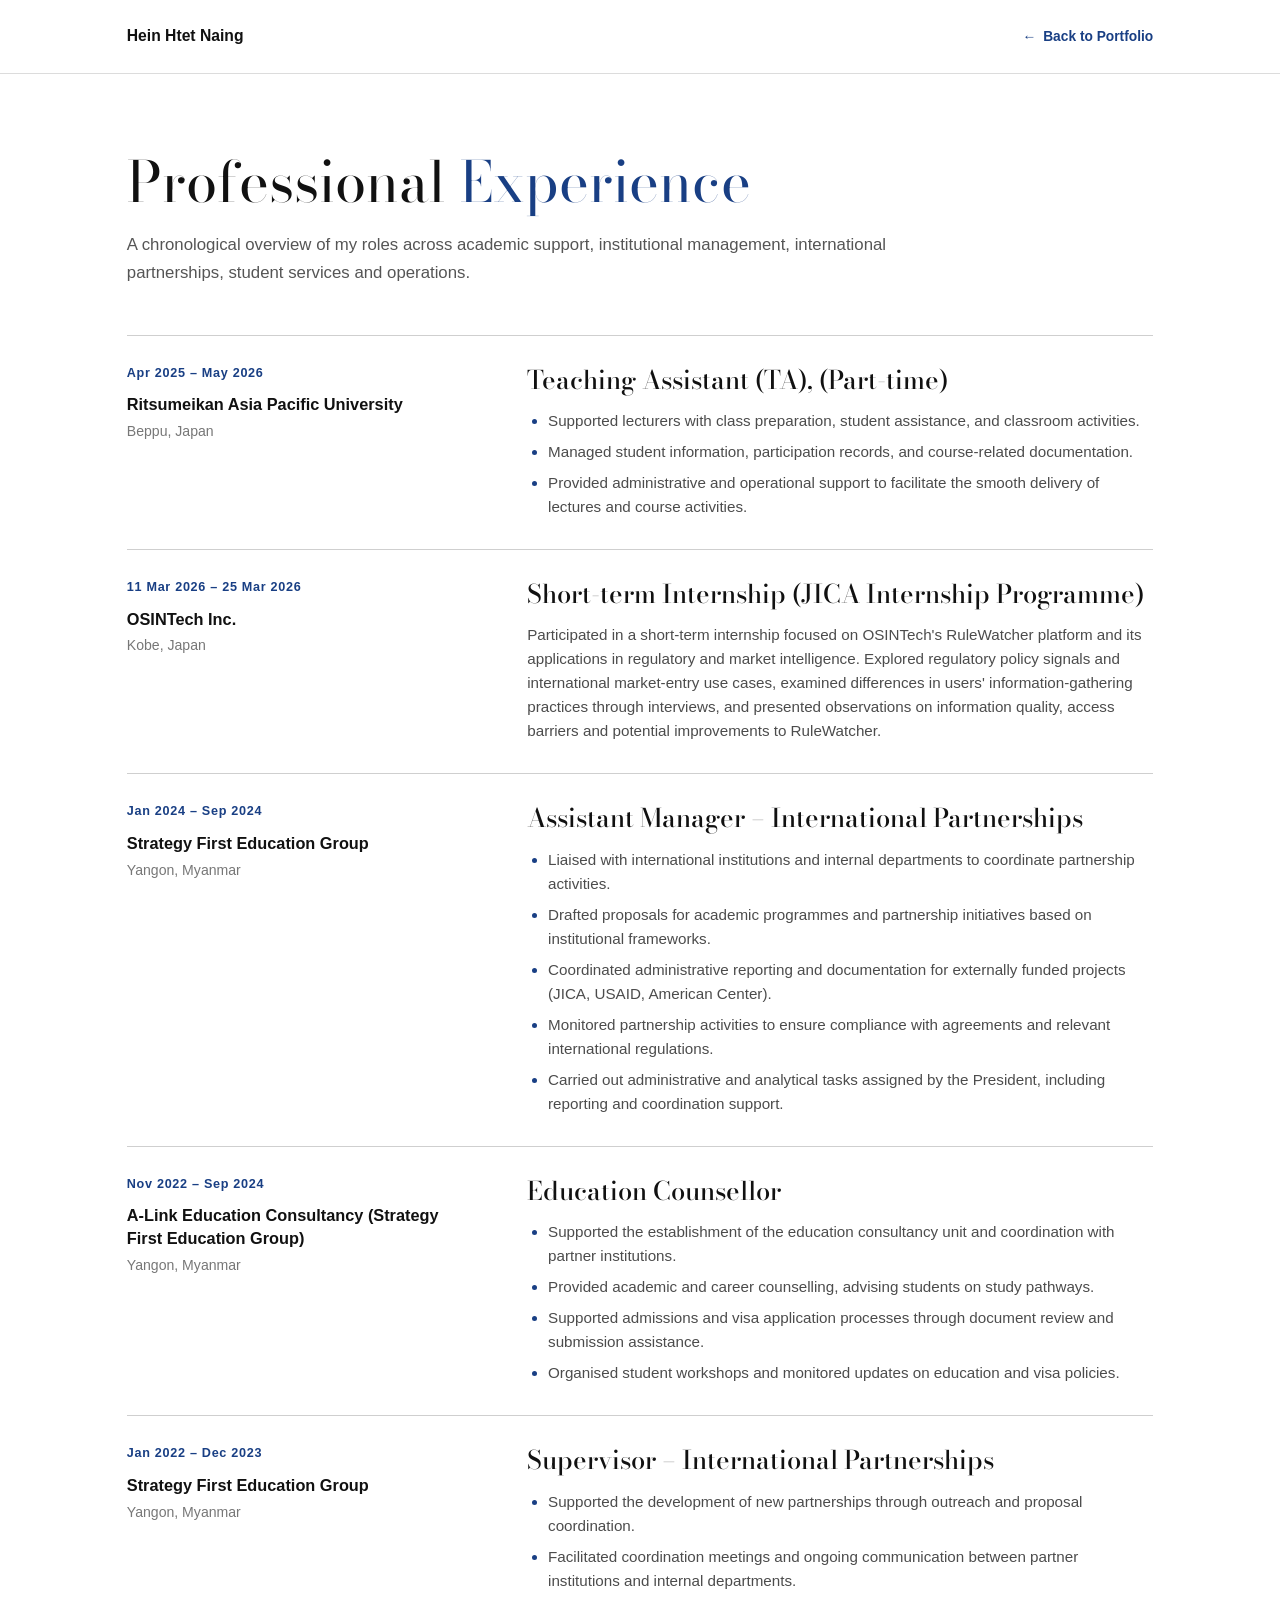
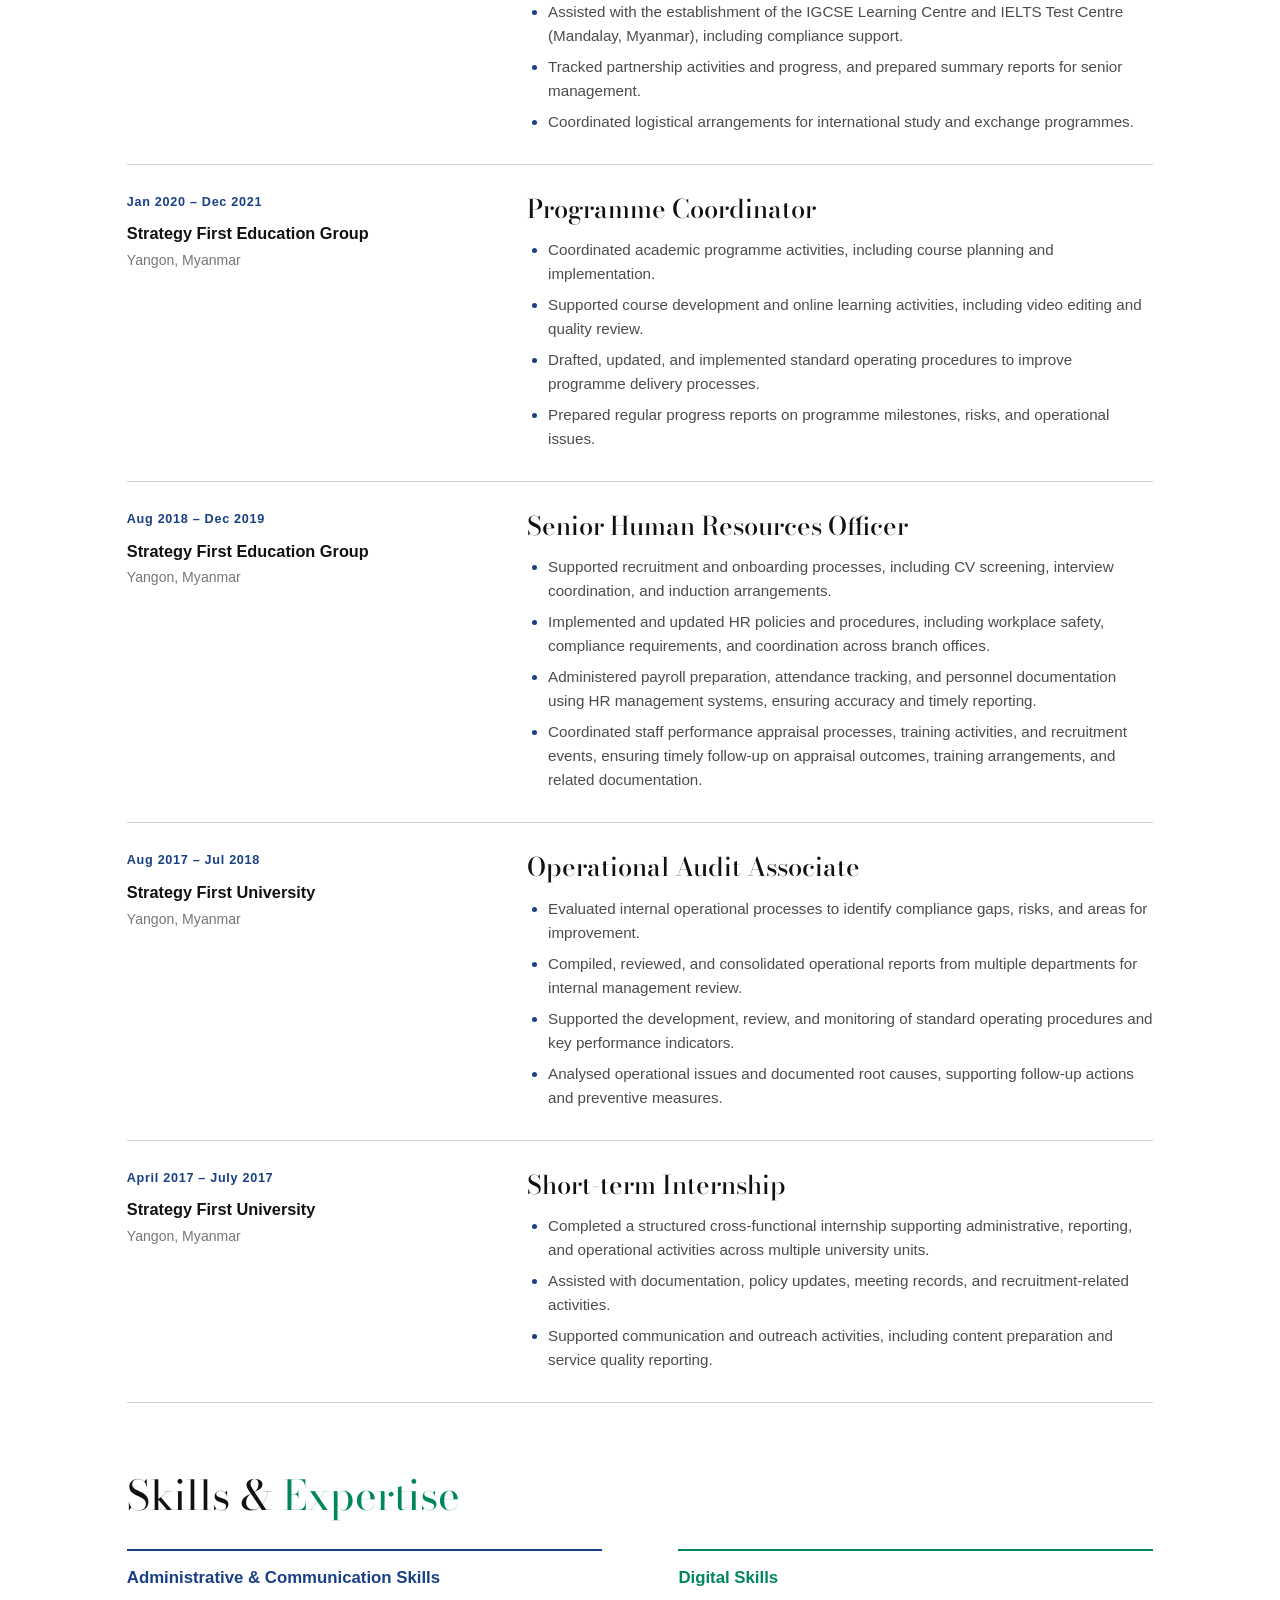
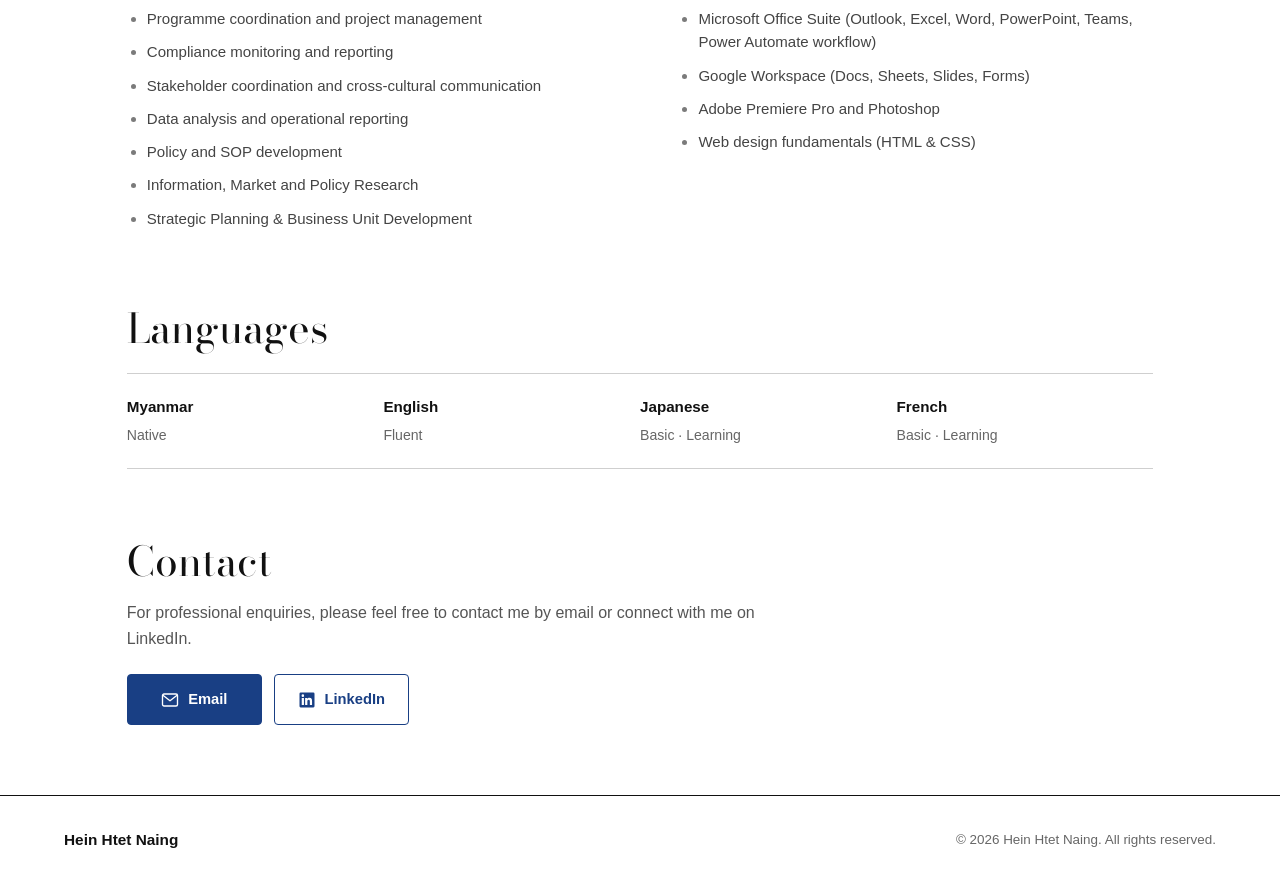
<file: experience.html>
<!DOCTYPE html>
<html lang="en">
<head>
    <meta charset="UTF-8">
    <meta name="viewport" content="width=device-width, initial-scale=1.0">
    <meta name="description" content="Professional experience of Hein Htet Naing.">
    <title>Professional Experience | Hein Htet Naing</title>
    <link rel="preconnect" href="https://fonts.googleapis.com">
    <link rel="preconnect" href="https://fonts.gstatic.com" crossorigin>
    <link href="https://fonts.googleapis.com/css2?family=Bodoni+Moda:wght@400;500;600&display=swap" rel="stylesheet">
    <link rel="stylesheet" href="css/style.css?v=20261013-mixed1">
</head>
<body class="experience-standalone">
    <header class="experience-topbar">
        <div class="experience-topbar-inner">
            <a class="experience-brand" href="index.html">Hein Htet Naing</a>
            <a class="experience-back" href="index.html#experience"><span aria-hidden="true">←</span> Back to Portfolio</a>
        </div>
    </header>
    <main class="experience-detail-page">
        <header class="experience-page-header">
            <h1>Professional <span class="experience-title-accent">Experience</span></h1>
            <p>A chronological overview of my roles across academic support, institutional management, international partnerships, student services and operations.</p>
        </header>
        <section aria-label="Employment history" class="experience-list">
            <article class="experience-entry">
                <div class="experience-meta">
                    <span class="experience-date">Apr 2025 – May 2026</span>
                    <h3>Ritsumeikan Asia Pacific University</h3>
                    <span class="experience-location">Beppu, Japan</span>
                </div>
                <div class="experience-detail">
                    <h4>Teaching Assistant (TA), (Part-time)</h4>
                    <ul class="experience-responsibilities">
                        <li>Supported lecturers with class preparation, student assistance, and classroom activities.</li>
                        <li>Managed student information, participation records, and course-related documentation.</li>
                        <li>Provided administrative and operational support to facilitate the smooth delivery of lectures and course activities.</li>
                    </ul>
                </div>
            </article>
            <article class="experience-entry">
                <div class="experience-meta">
                    <span class="experience-date">11 Mar 2026 – 25 Mar 2026</span>
                    <h3>OSINTech Inc.</h3>
                    <span class="experience-location">Kobe, Japan</span>
                </div>
                <div class="experience-detail">
                    <h4>Short-term Internship (JICA Internship Programme)</h4>
                    <p>Participated in a short-term internship focused on OSINTech's RuleWatcher platform and its applications in regulatory and market intelligence. Explored regulatory policy signals and international market-entry use cases, examined differences in users' information-gathering practices through interviews, and presented observations on information quality, access barriers and potential improvements to RuleWatcher.</p>
                </div>
            </article>
            
            <article class="experience-entry">
                <div class="experience-meta">
                    <span class="experience-date">Jan 2024 – Sep 2024</span>
                    <h3>Strategy First Education Group</h3>
                    <span class="experience-location">Yangon, Myanmar</span>
                </div>
                <div class="experience-detail">
                    <h4>Assistant Manager – International Partnerships</h4>
                    <ul class="experience-responsibilities">
                        <li>Liaised with international institutions and internal departments to coordinate partnership activities.</li>
                        <li>Drafted proposals for academic programmes and partnership initiatives based on institutional frameworks.</li>
                        <li>Coordinated administrative reporting and documentation for externally funded projects (JICA, USAID, American Center).</li>
                        <li>Monitored partnership activities to ensure compliance with agreements and relevant international regulations.</li>
                        <li>Carried out administrative and analytical tasks assigned by the President, including reporting and coordination support.</li>
                    </ul>
                </div>
            </article>
            <article class="experience-entry">
                <div class="experience-meta">
                    <span class="experience-date">Nov 2022 – Sep 2024</span>
                    <h3>A-Link Education Consultancy (Strategy First Education Group)</h3>
                    <span class="experience-location">Yangon, Myanmar</span>
                </div>
                <div class="experience-detail">
                    <h4>Education Counsellor</h4>
                    <ul class="experience-responsibilities">
                        <li>Supported the establishment of the education consultancy unit and coordination with partner institutions.</li>
                        <li>Provided academic and career counselling, advising students on study pathways.</li>
                        <li>Supported admissions and visa application processes through document review and submission assistance.</li>
                        <li>Organised student workshops and monitored updates on education and visa policies.</li>
                    </ul>
                </div>
            </article>
            <article class="experience-entry">
                <div class="experience-meta">
                    <span class="experience-date">Jan 2022 – Dec 2023</span>
                    <h3>Strategy First Education Group</h3>
                    <span class="experience-location">Yangon, Myanmar</span>
                </div>
                <div class="experience-detail">
                    <h4>Supervisor – International Partnerships</h4>
                    <ul class="experience-responsibilities">
                        <li>Supported the development of new partnerships through outreach and proposal coordination.</li>
                        <li>Facilitated coordination meetings and ongoing communication between partner institutions and internal departments.</li>
                        <li>Assisted with the establishment of the IGCSE Learning Centre and IELTS Test Centre (Mandalay, Myanmar), including compliance support.</li>
                        <li>Tracked partnership activities and progress, and prepared summary reports for senior management.</li>
                        <li>Coordinated logistical arrangements for international study and exchange programmes.</li>
                    </ul>
                </div>
            </article>
            <article class="experience-entry">
                <div class="experience-meta">
                    <span class="experience-date">Jan 2020 – Dec 2021</span>
                    <h3>Strategy First Education Group</h3>
                    <span class="experience-location">Yangon, Myanmar</span>
                </div>
                <div class="experience-detail">
                    <h4>Programme Coordinator</h4>
                    <ul class="experience-responsibilities">
                        <li>Coordinated academic programme activities, including course planning and implementation.</li>
                        <li>Supported course development and online learning activities, including video editing and quality review.</li>
                        <li>Drafted, updated, and implemented standard operating procedures to improve programme delivery processes.</li>
                        <li>Prepared regular progress reports on programme milestones, risks, and operational issues.</li>
                    </ul>
                </div>
            </article>
            <article class="experience-entry">
                <div class="experience-meta">
                    <span class="experience-date">Aug 2018 – Dec 2019</span>
                    <h3>Strategy First Education Group</h3>
                    <span class="experience-location">Yangon, Myanmar</span>
                </div>
                <div class="experience-detail">
                    <h4>Senior Human Resources Officer</h4>
                    <ul class="experience-responsibilities">
                        <li>Supported recruitment and onboarding processes, including CV screening, interview coordination, and induction arrangements.</li>
                        <li>Implemented and updated HR policies and procedures, including workplace safety, compliance requirements, and coordination across branch offices.</li>
                        <li>Administered payroll preparation, attendance tracking, and personnel documentation using HR management systems, ensuring accuracy and timely reporting.</li>
                        <li>Coordinated staff performance appraisal processes, training activities, and recruitment events, ensuring timely follow-up on appraisal outcomes, training arrangements, and related documentation.</li>
                    </ul>
                </div>
            </article>
            <article class="experience-entry">
                <div class="experience-meta">
                    <span class="experience-date">Aug 2017 – Jul 2018</span>
                    <h3>Strategy First University</h3>
                    <span class="experience-location">Yangon, Myanmar</span>
                </div>
                <div class="experience-detail">
                    <h4>Operational Audit Associate</h4>
                    <ul class="experience-responsibilities">
                        <li>Evaluated internal operational processes to identify compliance gaps, risks, and areas for improvement.</li>
                        <li>Compiled, reviewed, and consolidated operational reports from multiple departments for internal management review.</li>
                        <li>Supported the development, review, and monitoring of standard operating procedures and key performance indicators.</li>
                        <li>Analysed operational issues and documented root causes, supporting follow-up actions and preventive measures.</li>
                    </ul>
                </div>
            </article>
            <article class="experience-entry">
                <div class="experience-meta">
                    <span class="experience-date">April 2017 – July 2017</span>
                    <h3>Strategy First University</h3>
                    <span class="experience-location">Yangon, Myanmar</span>
                </div>
                <div class="experience-detail">
                    <h4>Short-term Internship</h4>
                    <ul class="experience-responsibilities">
                        <li>Completed a structured cross-functional internship supporting administrative, reporting, and operational activities across multiple university units.</li>
                        <li>Assisted with documentation, policy updates, meeting records, and recruitment-related activities.</li>
                        <li>Supported communication and outreach activities, including content preparation and service quality reporting.</li>
                    </ul>
                </div>
            </article>
        </section>
        <section class="experience-skills-section" aria-labelledby="experience-skills-heading">
            <h2 id="experience-skills-heading">Skills &amp; <span>Expertise</span></h2>
            <div class="experience-skills-grid">
                <div class="experience-skill-column">
                    <h3>Administrative &amp; Communication Skills</h3>
                    <ul>
                        <li>Programme coordination and project management</li>
                        <li>Compliance monitoring and reporting</li>
                        <li>Stakeholder coordination and cross-cultural communication</li>
                        <li>Data analysis and operational reporting</li>
                        <li>Policy and SOP development</li>
                        <li>Information, Market and Policy Research</li>
                        <li>Strategic Planning & Business Unit Development</li>
                    </ul>
                </div>
                <div class="experience-skill-column">
                    <h3>Digital Skills</h3>
                    <ul>
                        <li>Microsoft Office Suite (Outlook, Excel, Word, PowerPoint, Teams, Power Automate workflow)</li>
                        <li>Google Workspace (Docs, Sheets, Slides, Forms)</li>
                        <li>Adobe Premiere Pro and Photoshop</li>
                        <li>Web design fundamentals (HTML &amp; CSS)</li>
                    </ul>
                </div>
            </div>
        </section>
        <section class="experience-languages-section" aria-labelledby="experience-languages-heading">
            <h2 id="experience-languages-heading">Languages</h2>
            <div class="experience-language-list" aria-label="Language proficiency">
                <div><strong>Myanmar</strong><span>Native</span></div>
                <div><strong>English</strong><span>Fluent</span></div>
                <div><strong>Japanese</strong><span>Basic · Learning</span></div>
                <div><strong>French</strong><span>Basic · Learning</span></div>
            </div>
        </section>
        <section class="experience-contact-section" aria-labelledby="experience-contact-heading">
            <h2 id="experience-contact-heading">Contact</h2>
            <p>For professional enquiries, please feel free to contact me by email or connect with me on LinkedIn.</p>
            <div class="experience-contact-links">
                <a href="mailto:hhn.info12@gmail.com"><svg viewBox="0 0 24 24" fill="none" stroke="currentColor" stroke-width="1.8" stroke-linecap="round" stroke-linejoin="round" aria-hidden="true"><rect x="2" y="4" width="20" height="16" rx="2"/><path d="m3 6 9 7 9-7"/></svg>Email</a>
                <a href="https://www.linkedin.com/in/hhn0011" target="_blank" rel="noopener noreferrer"><svg viewBox="0 0 24 24" fill="currentColor" aria-hidden="true"><path d="M20.45 2H3.55A1.55 1.55 0 0 0 2 3.55v16.9A1.55 1.55 0 0 0 3.55 22h16.9A1.55 1.55 0 0 0 22 20.45V3.55A1.55 1.55 0 0 0 20.45 2ZM7.94 18.75H4.97V9.2h2.97ZM6.46 7.9a1.72 1.72 0 1 1 0-3.44 1.72 1.72 0 0 1 0 3.44Zm12.29 10.85h-2.96V14.1c0-1.11-.02-2.53-1.54-2.53-1.54 0-1.77 1.2-1.77 2.45v4.73H9.52V9.2h2.84v1.3h.04c.4-.75 1.36-1.54 2.8-1.54 3 0 3.55 1.98 3.55 4.55Z"/></svg>LinkedIn</a>
            </div>
        </section>
    </main>
    <footer class="site-footer experience-detail-footer">
        <div class="footer-inner">
            <span class="footer-name">Hein Htet Naing</span>
            <div class="footer-right">
                <span class="footer-copyright">&copy; 2026 Hein Htet Naing. All rights reserved.</span>
            </div>
        </div>
    </footer>
</body>
</html>
</file>
<file: css/style.css>
/* == 01. COLOUR SYSTEM == */
:root {
    --white: #FFFFFF;
    --black: #111111;
    --grey: #555555;
    --red: #C51F35;
    --linkedin-blue: #0A66C2;
    --navy: #193F84;
    --cyan: #55C9D9;
    --green: #00865F;
    --gold: #FFCC00;
    --gold-dark: #806300;
    --light-border: #DDDDDD;
    --nav-space: 132px;
}

/* == 02. BASIC WEBSITE SETTINGS == */
* { margin: 0; padding: 0; box-sizing: border-box; }
html {
    scroll-behavior: smooth;
    /* Gentle page-to-page scrolling without trapping longer sections */
    scroll-snap-type: none;
}
body {
    font-family: Arial, Helvetica, sans-serif;
    font-size: 16px;
    line-height: 1.7;
    background: var(--white);
    color: var(--black);
}
a { color: inherit; text-decoration: none; }
a:focus-visible, button:focus-visible {
    outline: 3px solid var(--cyan);
    outline-offset: 3px;
}
.skip-link {
    position: fixed;
    top: -100px; left: 10px; z-index: 2000;
    background: var(--white); color: var(--black);
    padding: 10px 16px;
}
.skip-link:focus { top: 10px; }

/* == 03. FULL-SCREEN INTRODUCTION WITH EDGE-TO-EDGE DIVIDER == */
.Intro {
    width: 100%;
    min-height: 100vh;
    min-height: 100svh;
    padding: 0;
    border-bottom: 2px solid var(--black);
    display: flex;
    align-items: stretch;
    background: var(--white);
    scroll-snap-align: start;
}
.Intro-box {
    width: 100%;
    min-height: calc(100vh - 2px);
    min-height: calc(100svh - 2px);
    display: flex;
    flex-direction: column;
    justify-content: space-evenly;
    padding: clamp(28px, 4vw, 60px) clamp(24px, 6.5vw, 110px);
    padding-left: clamp(46px, 9vw, 150px);
    padding-right: clamp(32px, 7.5vw, 128px);
    border: 0;
    border-radius: 0;
    background: var(--white);
}
.Intro-label {
    color: var(--red);
    font-size: clamp(1.25rem, 1.65vw, 1.5rem);
    font-weight: 700;
    letter-spacing: 0.1em;
    margin-bottom: 0;
}
.Intro h1 {
    font-family: "Bodoni Moda", Georgia, "Times New Roman", serif;
    font-size: clamp(3.7rem, 7vw, 6.6rem);
    font-weight: 400;
    line-height: 0.98;
    letter-spacing: -0.025em;
    color: var(--black);
    margin-bottom: 0;
}

/* == 04. FIVE INTERESTS: ORIGINAL COLOURED UNDERLINES == */
.Intro-interests {
    display: flex;
    flex-wrap: wrap;
    align-items: flex-start;
    gap: 12px 26px;
    margin-bottom: 0;
}
.Intro-interests span {
    display: inline-block;
    width: auto;
    min-height: 0;
    padding: 0 0 6px;
    font-size: clamp(1rem, 1.22vw, 1.13rem);
    font-weight: 600;
    line-height: 1.45;
    text-align: left;
    color: var(--black);
    border: 0;
    border-bottom: 3px solid transparent;
}
.Intro-interests .interest-red { border-bottom-color: var(--red); }
.Intro-interests .interest-navy { border-bottom-color: var(--navy); }
.Intro-interests .interest-cyan { border-bottom-color: var(--cyan); }
.Intro-interests .interest-green { border-bottom-color: var(--green); }
.Intro-interests .interest-gold { border-bottom-color: var(--gold); }

/* == 05. INTRODUCTION PARAGRAPH == */
.Intro-description {
    width: 100%;
    max-width: 920px;
    font-size: clamp(1.075rem, 1.35vw, 1.2rem);
    font-weight: 400;
    line-height: 1.65;
    color: var(--grey);
    white-space: normal;
    margin-bottom: 0;
}

/* == 06. INTRODUCTION BUTTONS == */
.Intro-buttons { display: flex; flex-wrap: wrap; gap: 14px; }
.Intro-buttons a, .Intro-button-placeholder {
    display: inline-flex;
    align-items: center;
    justify-content: center;
    width: 172px;
    min-height: 52px;
    padding: 12px 20px;
    border: 1px solid transparent;
    border-radius: 4px;
    font-size: 1.05rem;
    font-weight: 600;
}
.Intro-button-primary {
    gap: 10px;
    background: var(--linkedin-blue);
    border-color: var(--linkedin-blue);
    color: var(--white);
}
.linkedin-icon {
    display: block;
    width: 20px;
    height: 20px;
    flex: 0 0 20px;
}
.Intro-button-primary:hover {
    background: #004182;
    border-color: #004182;
}
.Intro-button-secondary {
    gap: 10px;
    background: var(--black);
    border-color: var(--black);
    color: var(--white);
}
.Intro-button-secondary:hover {
    background: #333333;
    border-color: #333333;
}
.contact-icon {
    display: block;
    width: 20px;
    height: 20px;
    flex: 0 0 20px;
}
.Intro-button-placeholder { cursor: default; }

/* == 07. REMAINING SECTIONS & LEFT NAVIGATION SPACE == */
.page-content {
    scroll-snap-align: none;
    background-color: #FFFFFF;
    padding: 0 0 0 var(--nav-space);
}
.content-section {
    width: 100%;
    padding: clamp(28px, 4vw, 60px);
    margin: 0;
    background: #FFFFFF;
    color: var(--black);
    scroll-margin-top: 20px;
}
.content-section h2 {
    font-size: clamp(1.6rem, 3vw, 2.5rem);
    line-height: 1.2;
    margin-bottom: 20px;
}
.content-section p {
    max-width: 76ch;
    color: inherit;
}
.dark-section {
    background: var(--white);
    color: var(--black);
    border: 0;
}
/* == ABOUT ME: EDITORIAL TWO-COLUMN LAYOUT == */
.about-section {
    position: relative;
    padding-top: clamp(56px, 8vw, 112px);
    padding-bottom: clamp(56px, 8vw, 112px);
    padding-right: clamp(48px, 8vw, 120px);
}
.about-section::after {
    content: "";
    position: absolute;
    left: calc(-1 * var(--nav-space));
    right: 0;
    bottom: 0;
    height: 2px;
    background: var(--black);
}
.about-layout {
    display: grid;
    grid-template-columns: minmax(220px, 0.85fr) minmax(0, 1.4fr);
    gap: clamp(30px, 6vw, 100px);
    align-items: start;
}
.about-label {
    color: var(--red) !important;
    font-size: 0.9rem;
    font-weight: 700;
    letter-spacing: 0.12em;
    margin-bottom: 22px;
}
.about-section h2 {
    font-family: "Bodoni Moda", Georgia, "Times New Roman", serif;
    font-size: clamp(2.8rem, 4.3vw, 4.6rem);
    font-weight: 400;
    line-height: 1.13;
    letter-spacing: -0.025em;
    margin: 0;
    max-width: 13ch;
}
.about-title-accent { color: var(--navy); }
.about-reflection {
    max-width: 35ch;
    margin-top: clamp(25px, 3vw, 40px);
    font-size: clamp(1.05rem, 1.3vw, 1.2rem);
    line-height: 1.7;
    color: var(--grey) !important;
}
.about-journey-line {
    display: block;
    width: min(100%, 320px);
    height: auto;
    margin-top: 22px;
}
.about-biography {
    max-width: 690px;
    padding-right: clamp(8px, 2vw, 24px);
}
.about-biography p {
    font-size: clamp(1.05rem, 1.25vw, 1.18rem);
    font-weight: 400;
    line-height: 1.85;
    color: var(--grey);
    max-width: none;
}
.about-biography p + p {
    margin-top: 1.4em;
}
@media (max-width: 900px) {
    .about-layout {
        grid-template-columns: 1fr;
        gap: 30px;
    }
    .about-section h2 { max-width: 18ch; }
}
@media (max-width: 768px) {
    .about-section {
        padding-top: 48px;
        padding-bottom: 48px;
        padding-right: 20px;
    }
    .about-section::after { left: 0; }
    .about-biography { padding-right: 0; }
    .about-label { margin-bottom: 16px; }
    .about-section h2 { font-size: clamp(2.7rem, 9vw, 4rem); }
    .about-reflection { margin-top: 22px; }
    .about-journey-line { margin-top: 14px; }
    .about-biography p { font-size: 1.05rem; line-height: 1.75; }
}

/* == AREAS OF FOCUS: FULL-WIDTH DARK RESEARCH SECTION == */
.focus-section {
    position: relative;
    isolation: isolate;
    background: #111111;
    color: #FFFFFF;
    padding-top: clamp(65px, 8vw, 112px);
    padding-bottom: clamp(65px, 8vw, 112px);
    padding-right: clamp(48px, 8vw, 120px);
}
.focus-section::before {
    content: "";
    position: absolute;
    z-index: -1;
    top: 0;
    bottom: 0;
    left: calc(-1 * var(--nav-space));
    right: 0;
    background: #111111;
}
.focus-section::after {
    content: "";
    position: absolute;
    bottom: 0;
    left: calc(-1 * var(--nav-space));
    right: 0;
    height: 1px;
    background: #FFFFFF;
}
.focus-inner { width: 100%; }
.focus-label {
    color: var(--red) !important;
    font-size: 0.9rem;
    font-weight: 700;
    letter-spacing: 0.12em;
    margin-bottom: 18px;
}
.focus-section h2 {
    font-family: "Bodoni Moda", Georgia, "Times New Roman", serif;
    font-size: clamp(3rem, 5vw, 5rem);
    line-height: 1.12;
    letter-spacing: -0.025em;
    font-weight: 400;
    color: #FFFFFF;
    margin-bottom: 24px;
}
.focus-title-accent { color: var(--gold); }
.focus-introduction {
    max-width: 830px !important;
    color: #C9C9C9 !important;
    font-size: clamp(1.05rem, 1.25vw, 1.18rem);
    line-height: 1.52;
}
.focus-grid {
    display: grid;
    grid-template-columns: repeat(2, minmax(0, 1fr));
    column-gap: clamp(32px, 5vw, 80px);
    row-gap: clamp(18px, 2.5vw, 34px);
    margin-top: clamp(25px, 3vw, 43px);
}
.focus-item {
    min-width: 0;
    border-top: 2px solid var(--focus-accent);
    padding-top: 18px;
}
.focus-item-1 { --focus-accent: var(--red); }
.focus-item-2 { --focus-accent: var(--navy); }
.focus-item-3 { --focus-accent: var(--cyan); }
.focus-item-4 { --focus-accent: var(--green); }
.focus-item-5 { --focus-accent: var(--gold); }
.focus-item-6 { --focus-accent: #B9B9B9; }
.focus-number {
    display: block;
    font-size: 0.95rem;
    font-weight: 700;
    letter-spacing: 0.06em;
    color: var(--focus-accent);
    margin-bottom: 10px;
}
.focus-item h3 {
    color: #FFFFFF;
    font-size: clamp(1.15rem, 1.45vw, 1.4rem);
    line-height: 1.35;
    font-weight: 600;
    margin-bottom: 8px;
}
.focus-item p {
    color: #CACACA !important;
    font-size: .875rem;
    line-height: 1.48;
}
@media (max-width: 768px) {
    .content-section.focus-section {
        padding: 52px 24px 64px;
    }
    .focus-grid {
        grid-template-columns: 1fr;
        row-gap: 22px;
        margin-top: 27px;
    }
    .focus-section h2 { font-size: clamp(2.8rem, 9vw, 4.2rem); }
}

/* == EXPERIENCE: EDITORIAL CAREER SUMMARY == */
.experience-section {
    position: relative;
    padding-top: clamp(58px, 7vw, 100px);
    padding-bottom: clamp(64px, 7vw, 105px);
    padding-right: clamp(48px, 8vw, 120px);
}
.experience-section::after {
    content: "";
    position: absolute;
    bottom: 0;
    left: calc(-1 * var(--nav-space));
    right: 0;
    height: 2px;
    background: var(--black);
}
.experience-label {
    color: var(--red) !important;
    font-size: 0.9rem;
    letter-spacing: .12em;
    font-weight: 700;
    margin-bottom: 16px;
}
.experience-section h2 {
    font-family: "Bodoni Moda", Georgia, "Times New Roman", serif;
    font-weight: 400;
    line-height: 1.14;
    letter-spacing: -.025em;
    font-size: clamp(2.8rem, 4.9vw, 4.9rem);
    margin-bottom: 21px;
}
.experience-title-accent { color: var(--navy); }
.experience-intro > p:last-child {
    font-size: clamp(1.05rem, 1.3vw, 1.18rem);
    line-height: 1.75;
    color: var(--grey);
    max-width: 720px;
}
.experience-list { margin-top: clamp(24px, 3vw, 42px); }
.experience-entry {
    border-top: 1px solid #CCCCCC;
    display: grid;
    grid-template-columns: minmax(190px, .9fr) minmax(0, 1.5fr);
    gap: clamp(22px, 5vw, 80px);
    padding: 26px 0 31px;
}
.experience-date {
    display: block;
    font-size: .85rem;
    letter-spacing: .045em;
    color: #696969;
    margin-bottom: 7px;
}
.experience-meta h3 { font-size: 1.07rem; line-height: 1.4; font-weight: 700; }
.experience-location { display: block; margin-top: 4px; color: #777777; font-size: .95rem; line-height: 1.45; }
.experience-detail h4 { font-size: clamp(1.18rem, 1.55vw, 1.45rem); line-height: 1.4; margin-bottom: 11px; }
.experience-note { font-size: .85em; font-weight: 400; color: var(--grey); }
.experience-detail p { color: var(--grey); font-size: 1.02rem; line-height: 1.8; }
.experience-responsibilities { list-style: disc; padding-left: 1.25rem; margin: 4px 0 0; color: var(--grey); font-size: 1.02rem; line-height: 1.5; }
.experience-responsibilities li + li { margin-top: 4px; }
.experience-responsibilities li::marker { color: var(--navy); }
.experience-additional {
    border-top: 1px solid #CCCCCC;
    padding: 22px 0 8px;
}
.experience-additional p {
    color: var(--grey);
    font-size: 1rem;
    line-height: 1.75;
    margin-bottom: 10px;
}
.experience-additional strong { color: var(--black); }
/* Unified accent for all three featured roles. */
.experience-entry-1, .experience-entry-2, .experience-entry-3 { --experience-accent: #193F84; --experience-tint: #EDF2FC; }
.experience-entry { border-top: 2px solid var(--experience-accent, #193F84); }
.experience-entry .experience-date { color: var(--experience-accent, var(--navy)); font-weight: 700; }
.experience-tags { display: flex; flex-wrap: wrap; gap: 9px; margin-top: 16px; }
.experience-tag {
    display: inline-flex;
    align-items: center;
    min-height: 30px;
    padding: 5px 11px;
    border: 1px solid var(--experience-accent, #193F84);
    border-radius: 4px;
    background: var(--experience-tint, #EDF2FC);
    color: var(--experience-accent, var(--navy));
    font-size: .82rem;
    line-height: 1.35;
    font-weight: 600;
}
.experience-more {
    display: inline-flex;
    align-items: center;
    gap: 14px;
    margin-top: 25px;
    padding: 12px 0 6px;
    border-bottom: 2px solid var(--navy);
    font-weight: 700;
    color: var(--navy);
}
.experience-more:hover { color: var(--red); border-bottom-color: var(--red); }
@media (max-width: 768px) {
    .content-section.experience-section { padding: 52px 24px 64px; }
    .experience-entry { grid-template-columns: 1fr; gap: 15px; padding: 23px 0; }
    .experience-section h2 { font-size: clamp(2.7rem, 9vw, 4rem); }
}

/* == EDUCATION: ACADEMIC JOURNEY WITH INSTITUTION MILESTONES == */
.education-section {
    position: relative;
    padding-top: clamp(58px, 7vw, 100px);
    padding-bottom: clamp(70px, 8vw, 118px);
    padding-right: clamp(48px, 8vw, 120px);
}
.education-section::after {
    content: "";
    position: absolute;
    left: calc(-1 * var(--nav-space));
    right: 0;
    bottom: 0;
    height: 2px;
    background: var(--black);
}
.education-label {
    color: var(--red) !important;
    font-size: .9rem;
    font-weight: 700;
    letter-spacing: .12em;
    margin-bottom: 16px;
}
.education-section h2 {
    font-family: "Bodoni Moda", Georgia, "Times New Roman", serif;
    font-weight: 400;
    font-size: clamp(2.8rem, 4.9vw, 4.9rem);
    line-height: 1.14;
    letter-spacing: -.025em;
    margin-bottom: 21px;
}
.education-title-accent { color: var(--green); }
.education-intro > p:last-child {
    color: var(--grey);
    font-size: clamp(1.05rem, 1.3vw, 1.18rem);
    line-height: 1.75;
    max-width: 720px;
}
.education-list {
    margin-top: clamp(25px, 3vw, 43px);
}
.education-entry {
    display: grid;
    grid-template-columns: minmax(110px, 150px) 30px minmax(0, 1fr);
    column-gap: clamp(16px, 2.4vw, 35px);
    min-height: 0;
}
.education-meta {
    padding-top: 7px;
    text-align: right;
}
.education-date {
    color: var(--school-accent);
    font-size: 1.125rem;
    font-weight: 700;
    line-height: 1.45;
}
.education-marker {
    position: relative;
    min-height: 100%;
}
.education-marker::before {
    content: "";
    position: absolute;
    z-index: 1;
    left: 50%;
    top: 8px;
    width: 20px;
    height: 20px;
    transform: translateX(-50%);
    border-radius: 50%;
    border: 3px solid #FFFFFF;
    box-shadow: 0 0 0 1px var(--school-accent);
    background: var(--school-accent);
}
.education-marker::after {
    content: "";
    position: absolute;
    left: calc(50% - 1px);
    top: 31px;
    bottom: 0;
    width: 2px;
    background: #D3D7DC;
}
.education-entry:last-child .education-marker::after { bottom: -34px; }
.education-details {
    padding-bottom: clamp(28px, 3.5vw, 46px);
    min-width: 0;
}
.education-entry:last-child .education-details { padding-bottom: 0; }
.education-details::before { content: none; display: none; }
.education-details h3 {
    font-family: "Bodoni Moda", Georgia, "Times New Roman", serif;
    color: var(--black);
    font-size: clamp(1.38rem, 2vw, 1.92rem);
    font-weight: 500;
    line-height: 1.32;
    letter-spacing: -.012em;
    margin: 0 0 10px;
}
.education-school {
    color: #333333 !important;
    font-size: 1rem;
    line-height: 1.4;
    font-weight: 500;
}
.education-note {
    color: #6B6B6B !important;
    font-size: 1rem;
    line-height: 1.5;
    margin-top: 9px;
}
@media (max-width: 768px) {
    .content-section.education-section { padding: 52px 24px 76px; }
    .education-section h2 { font-size: clamp(2.7rem, 9vw, 4rem); }
    .education-list { margin-top: 25px; }
    .education-entry { grid-template-columns: minmax(75px, 88px) 22px minmax(0,1fr); column-gap: 10px; min-height: 0; }
    .education-meta { padding-top: 5px; }
    .education-date { font-size: 1rem; }
    .education-marker::before { width: 17px; height: 17px; top: 7px; }
    .education-marker::after { top: 27px; }
    .education-details h3 { font-size: clamp(1.25rem, 5vw, 1.65rem); }
    .education-details { padding-bottom: 30px; }
    .education-school, .education-note { font-size: 1rem; }
}
@media (max-width: 380px) {
    .education-entry { grid-template-columns: 68px 18px minmax(0,1fr); column-gap: 8px; }
    .education-date { font-size: 1rem; }
}

/* == LANGUAGES: FOUR-COLUMN DARK MULTILINGUAL PROFICIENCY == */
.languages-section {
    position: relative;
    isolation: isolate;
    background: #111111;
    color: #FFFFFF;
    padding-top: clamp(56px, 7vw, 92px);
    padding-bottom: clamp(56px, 7vw, 92px);
    padding-right: clamp(48px, 8vw, 120px);
}
.languages-section::before {
    content: "";
    position: absolute;
    z-index: -1;
    top: 0;
    bottom: 0;
    left: calc(-1 * var(--nav-space));
    right: 0;
    background: #111111;
}
.languages-section::after {
    content: "";
    position: absolute;
    bottom: 0;
    left: calc(-1 * var(--nav-space));
    right: 0;
    height: 1px;
    background: #FFFFFF;
}
.languages-label {
    color: var(--red) !important;
    font-size: .9rem;
    font-weight: 700;
    letter-spacing: .12em;
    margin-bottom: 18px;
}
.languages-section h2 {
    font-family: "Bodoni Moda", Georgia, "Times New Roman", serif;
    font-size: clamp(3rem, 5vw, 5rem);
    line-height: 1.12;
    letter-spacing: -.025em;
    font-weight: 400;
    color: #FFFFFF;
    margin-bottom: 24px;
}
.languages-title-accent { color: var(--gold); }
.languages-introduction {
    max-width: 830px;
    color: #C9C9C9 !important;
    font-size: clamp(1.05rem, 1.25vw, 1.18rem);
    line-height: 1.8;
}
.language-grid {
    display: grid;
    grid-template-columns: repeat(4, minmax(0, 1fr));
    margin-top: clamp(32px, 4vw, 54px);
    border: 1px solid #3A3A3A;
}
.language-cell {
    display: flex;
    flex-direction: column;
    align-items: center;
    text-align: center;
    min-width: 0;
    padding: 26px clamp(10px, 1.7vw, 22px) 22px;
    border-right: 1px solid #3A3A3A;
}
.language-cell:last-child { border-right: 0; }
.language-glyph {
    font-family: "Bodoni Moda", Georgia, serif;
    font-size: clamp(2.2rem, 3vw, 3rem);
    font-weight: 400;
    color: var(--gold);
    line-height: 1.2;
    margin-bottom: 12px;
}
.language-cell h3 {
    font-family: "Bodoni Moda", Georgia, serif;
    font-weight: 500;
    font-size: clamp(1.05rem, 1.35vw, 1.35rem);
    line-height: 1.35;
    color: #FFFFFF;
}
.language-level {
    margin-top: 8px;
    font-size: 1rem;
    line-height: 1.5;
    color: #C9C9C9 !important;
}
.language-stars {
    display: flex;
    justify-content: center;
    gap: 4px;
    margin-top: auto;
    padding-top: 16px;
    font-size: 1rem;
    line-height: 1;
}
.star-filled { color: var(--gold); font-family: Arial, Helvetica, sans-serif; font-weight: 700; }
.star-empty { color: #777777; font-family: Arial, Helvetica, sans-serif; font-weight: 400; }
@media (max-width: 1000px) {
    .language-grid { grid-template-columns: repeat(2, minmax(0, 1fr)); }
    .language-cell:nth-child(2) { border-right: 0; }
    .language-cell:nth-child(-n+2) { border-bottom: 1px solid #3A3A3A; }
}
@media (max-width: 768px) {
    .content-section.languages-section { padding: 52px 24px 64px; }
    .languages-section h2 { font-size: clamp(2.8rem, 9vw, 4.2rem); }
    .language-grid { margin-top: 32px; }
}
@media (max-width: 460px) {
    .language-grid { grid-template-columns: 1fr; }
    .language-cell { border-right: 0; border-bottom: 1px solid #3A3A3A; }
    .language-cell:last-child { border-bottom: 0; }
}

/* == CONSISTENT, RESTRAINED SECTION HEADINGS == */
.about-section h2,
.focus-section h2,
.experience-section h2,
.education-section h2,
.languages-section h2 {
    font-size: clamp(2.5rem, 4.3vw, 4.3rem);
}
@media (max-width: 768px) {
    .about-section h2,
    .focus-section h2,
    .experience-section h2,
    .education-section h2,
    .languages-section h2 {
        font-size: clamp(2.35rem, 7.5vw, 3.5rem);
    }
}

/* == CREDENTIALS: INTERACTIVE WHITE AND GOLD DIRECTORY == */
.credentials-section {
    position: relative;
    background: #FFFFFF;
    padding-top: clamp(58px, 7vw, 100px);
    padding-bottom: clamp(64px, 7vw, 105px);
    padding-right: clamp(48px, 8vw, 120px);
}
.credentials-section::after {
    content: "";
    position: absolute;
    bottom: 0;
    left: calc(-1 * var(--nav-space));
    right: 0;
    height: 2px;
    background: var(--black);
}
.credentials-label {
    color: var(--red) !important;
    font-size: .9rem;
    font-weight: 700;
    letter-spacing: .12em;
    margin-bottom: 16px;
}
.credentials-heading-row {
    display: flex;
    align-items: center;
    justify-content: space-between;
    gap: 20px;
}
.credentials-section h2 {
    font-family: "Bodoni Moda", Georgia, "Times New Roman", serif;
    font-size: clamp(2.5rem, 4.3vw, 4.3rem);
    font-weight: 400;
    line-height: 1.14;
    letter-spacing: -.025em;
    margin: 0;
}
.credentials-title-accent { color: var(--gold); }
.credential-award-icon { width: 24px; height: 24px; flex: 0 0 24px; }
.credentials-tabs {
    display: flex;
    flex-wrap: wrap;
    gap: 10px;
    margin: clamp(36px, 4vw, 56px) 0 24px;
}
.credentials-tab {
    background: #FFFFFF;
    color: #111111;
    border: 1px solid #E4CE93;
    border-radius: 5px;
    font: 600 .95rem/1.3 Arial, Helvetica, sans-serif;
    padding: 11px 18px;
    cursor: pointer;
    transition: background .18s ease, border-color .18s ease, color .18s ease;
}
.credentials-tab[aria-selected="true"] {
    background: var(--gold);
    color: #FFFFFF;
    border-color: var(--gold);
}
.credentials-tab:hover:not([aria-selected="true"]) { background: #FFF9E9; }
.credentials-tab:focus-visible { outline: 3px solid var(--navy); outline-offset: 3px; }
.credentials-panel { display: grid; gap: 12px; }
.credentials-panel[hidden] { display: none; }
.credential-item {
    display: flex;
    align-items: flex-start;
    gap: 18px;
    border: 2px solid #E4CE77;
    border-radius: 7px;
    padding: 18px 24px 18px 20px;
    background: #FFFFFF;
    transition: background .18s ease, border-color .18s ease;
}
.credential-item:hover { background: #FFFBEF; border-color: #D1AA19; }
.credential-item::before {
    content: "";
    align-self: stretch;
    flex: 0 0 4px;
    width: 4px;
    border-radius: 2px;
    background: var(--gold);
}
.credential-item-body { flex: 1 1 auto; min-width: 0; }
.credential-issuer {
    font-size: .78rem;
    line-height: 1.5;
    font-weight: 700;
    text-transform: uppercase;
    letter-spacing: .07em;
    color: #947300 !important;
    margin-bottom: 4px;
}
.credential-item h3 {
    font-size: .9rem;
    line-height: 1.38;
    font-weight: 600;
    color: #161616;
}
.credentials-panel#credentials-panel-activities .credential-item h3 { font-weight: 400; }
.credentials-panel#credentials-panel-activities .credential-item h3 strong { font-weight: 700; }
.credential-year { margin-top: 4px; color: #666666 !important; font-size: .86rem; line-height: 1.35; }
.credential-item > .credential-award-icon { color: var(--gold); width: 20px; height: 20px; margin-top: 3px; }
@media (max-width: 768px) {
    .content-section.credentials-section { padding: 52px 24px 64px; }
    .credentials-section h2 { font-size: clamp(2.35rem, 7.5vw, 3.5rem); }
    .credentials-tabs { margin-top: 32px; }
    .credential-item { padding: 18px 15px; gap: 12px; }
    .credential-issuer { font-size: .73rem; }
    .credential-item h3 { font-size: .88rem; }
}
@media (max-width: 420px) {
    .credentials-tab { padding: 10px 12px; }
}

/* == HOBBIES: COMPACT TWO-COLUMN EDITORIAL LIST == */
.hobbies-section {
    position: relative;
    background: #FFFFFF;
    padding-top: clamp(52px, 6vw, 84px);
    padding-bottom: clamp(56px, 6vw, 88px);
    padding-right: clamp(48px, 8vw, 120px);
}
.hobbies-section::after {
    content: "";
    position: absolute;
    left: calc(-1 * var(--nav-space));
    right: 0;
    bottom: 0;
    height: 2px;
    background: #111111;
}
.hobbies-label { color: var(--red) !important; font-size: .9rem; font-weight: 700; letter-spacing: .12em; margin-bottom: 16px; }
.hobbies-section h2 {
    font-family: "Bodoni Moda", Georgia, "Times New Roman", serif;
    font-size: clamp(2.5rem, 4.3vw, 4.3rem);
    font-weight: 400;
    line-height: 1.14;
    letter-spacing: -.025em;
    margin-bottom: 15px;
}
.hobbies-title-accent { color: var(--green); }
.hobbies-intro { color: #555555 !important; font-size: 1.06rem; line-height: 1.55; max-width: 720px; }
.hobbies-grid {
    display: grid;
    grid-template-columns: repeat(2, minmax(0, 1fr));
    column-gap: clamp(24px, 4vw, 68px);
    row-gap: 0;
    margin-top: clamp(19px, 2.6vw, 34px);
}
.hobby-card {
    --hobby-accent: var(--green);
    display: flex;
    align-items: flex-start;
    min-width: 0;
    gap: 13px;
    padding: 20px 0;
    border: none;
    border-bottom: 1px solid #D9DDDD;
    border-radius: 0;
    background: transparent;
}
.hobby-card:nth-child(1) { --hobby-accent: var(--red); }
.hobby-card:nth-child(2) { --hobby-accent: var(--gold); }
.hobby-card:nth-child(3) { --hobby-accent: var(--cyan); }
.hobby-card:nth-child(4) { --hobby-accent: var(--green); }
.hobby-icon { display: block; flex: 0 0 30px; color: var(--hobby-accent); width: 30px; height: 30px; margin: 0; }
.hobby-card-copy { flex: 1 1 auto; min-width: 0; }
.hobby-card h3 { font-size: 1.06rem; font-weight: 600; line-height: 1.35; margin: 0 0 4px; }
.hobby-card p { font-size: .9rem; line-height: 1.45; color: #555555 !important; }
@media (max-width: 768px) {
    .content-section.hobbies-section { padding: 52px 24px 64px; }
    .hobbies-section h2 { font-size: clamp(2.35rem, 7.5vw, 3.5rem); }
    .hobbies-grid { column-gap: 22px; margin-top: 20px; }
    .hobby-card { padding: 17px 0; gap: 10px; }
}
@media (max-width: 520px) {
    .hobbies-grid { grid-template-columns: 1fr; }
}

/* == CONTACT: BLACK / BRIGHT CYAN TYPOGRAPHIC CLOSING == */
.contact-section {
    position: relative;
    isolation: isolate;
    background: #111111;
    color: #FFFFFF;
    padding-top: clamp(64px, 8vw, 118px);
    padding-bottom: clamp(64px, 8vw, 118px);
    padding-right: clamp(48px, 8vw, 120px);
}
.contact-section::before {
    content: "";
    position: absolute;
    z-index: -1;
    inset: 0 0 0 calc(-1 * var(--nav-space));
    background: #111111;
}
.contact-label {
    color: var(--red) !important;
    font-size: .9rem;
    font-weight: 700;
    letter-spacing: .12em;
    margin-bottom: 17px;
}
.contact-section h2 {
    font-family: Arial, Helvetica, sans-serif;
    font-size: clamp(2.9rem, 4.8vw, 4.75rem);
    font-weight: 400;
    line-height: 1.14;
    letter-spacing: -.025em;
    color: #FFFFFF;
    margin: 0 0 22px;
}
.contact-title-accent { color: var(--cyan); }
.contact-intro {
    color: #D1D1D1 !important;
    font-family: "Bodoni Moda", Georgia, "Times New Roman", serif;
    font-style: normal;
    font-weight: 400;
    font-size: clamp(1.56rem, 2.35vw, 2.05rem);
    line-height: 1.45;
    max-width: 790px;
}
.contact-intro-line { display: block; }
.contact-details {
    margin-top: clamp(32px, 4vw, 56px);
    border-top: 2px solid var(--cyan);
}
.contact-primary {
    display: flex;
    justify-content: space-between;
    align-items: center;
    gap: 18px;
    padding: 20px 12px 22px 24px;
    text-decoration: none;
    border: 1px solid rgba(85, 201, 217, .45);
    border-radius: 6px 6px 0 0;
}
.contact-primary-text { display: flex; flex-direction: column; gap: 3px; min-width: 0; }
.contact-method-label {
    color: var(--cyan);
    font-size: .875rem;
    font-weight: 700;
    letter-spacing: .1em;
}
.contact-primary .contact-method-label { color: #AFAFAF; }
.contact-primary-address {
    color: #FFFFFF;
    font-size: .875rem;
    font-weight: 600;
    overflow-wrap: anywhere;
}
.contact-link-arrow {
    flex: 0 0 26px;
    width: 26px;
    height: 26px;
    color: var(--cyan);
    transition: transform .18s ease;
}
.contact-primary:hover .contact-link-arrow, .contact-primary:focus-visible .contact-link-arrow { transform: translate(3px, -3px); }
.contact-secondary {
    display: grid;
    grid-template-columns: repeat(3, minmax(0, 1fr));
    gap: 0;
    padding-top: 0;
}
.contact-method {
    display: flex;
    flex-direction: column;
    gap: 3px;
    min-width: 0;
    padding: 10px 12px 12px 24px;
    border: 1px solid rgba(85, 201, 217, .45);
    border-top: 0;
    border-radius: 0;
    color: #FFFFFF;
    text-decoration: none;
}
.contact-method:not(:first-child) { border-left: 0; }
.contact-method:first-child { border-bottom-left-radius: 6px; }
.contact-method:last-child { border-bottom-right-radius: 6px; }
.contact-method-value { color: #FFFFFF; font-size: .875rem; line-height: 1.35; overflow-wrap: anywhere; }
.contact-primary:hover .contact-primary-address, .contact-primary:focus-visible .contact-primary-address,
.contact-method:hover .contact-method-value, .contact-method:focus-visible .contact-method-value { color: var(--cyan); }
.contact-section a:focus-visible { outline: 2px solid var(--cyan); outline-offset: 5px; }
.site-footer {
    background: #111111;
    color: #AFAFAF;
    border-top: 1px solid #383838;
}
.site-footer a { color: var(--cyan); }
@media (max-width: 768px) {
    .content-section.contact-section { padding: 52px 24px 70px; }
    .contact-section h2 { font-size: clamp(2.45rem, 7.7vw, 3.8rem); }
    .contact-secondary { grid-template-columns: 1fr; gap: 0; padding-top: 0; }
    .contact-method { padding: 12px 12px 12px 24px; border: 1px solid rgba(85, 201, 217, .45); border-top: 0; border-radius: 0; }
    .contact-method:not(:first-child) { border-left: 1px solid rgba(85, 201, 217, .45); }
    .contact-method:first-child { border-radius: 0; }
    .contact-method:last-child { border-radius: 0 0 6px 6px; }
    .contact-primary { padding: 18px 12px 18px 24px; }
    .contact-intro-line { display: inline; }
    .contact-intro-line:not(:last-child)::after { content: ' '; white-space: pre; }
}
@media (prefers-reduced-motion: reduce) {
    .contact-link-arrow { transition: none; }
}


/* Asia-Pacific Earth in a single bright cyan outline */
.contact-title-row {
    display: flex;
    align-items: center;
    gap: clamp(14px, 2.3vw, 30px);
    flex-wrap: wrap;
    margin-bottom: 24px;
}
.contact-title-row h2 { margin-bottom: 0; }
.contact-earth-icon {
    display: inline-flex;
    align-items: center;
    justify-content: center;
    color: var(--cyan);
    width: clamp(62px, 5.5vw, 88px);
    height: clamp(62px, 5.5vw, 88px);
    flex: 0 0 auto;
}
.contact-earth-icon svg { display: block; width: 100%; height: 100%; }
@media (max-width: 768px) {
    .contact-title-row { gap: 12px; }
    .contact-earth-icon { width: 58px; height: 58px; }
}

/* == 08. FLOATING NAVIGATION == */
.floating-nav {
    position: fixed;
    top: 50%;
    left: 28px;
    transform: translateY(-50%);
    z-index: 1000;
    display: flex;
    flex-direction: column;
    align-items: center;
    gap: 4px;
    width: 66px;
    max-height: calc(100dvh - 32px);
    padding: 10px 6px;
    background: var(--white);
    border: 1px solid var(--light-border);
    border-radius: 18px;
    box-shadow: 0 5px 22px rgba(0,0,0,.16);
    overflow: visible;
    opacity: 0;
    visibility: hidden;
    pointer-events: none;
    transition: opacity .2s ease, visibility .2s ease;
}
.floating-nav.is-visible {
    opacity: 1;
    visibility: visible;
    pointer-events: auto;
}
.floating-nav a {
    display: flex;
    justify-content: center;
    align-items: center;
    position: relative;
    flex: 0 0 auto;
    width: 44px;
    height: 44px;
    border-radius: 10px;
    color: #333333;
    text-decoration: none;
}
/* Match each navigation item's hover and selected state to its section heading accent. */
.floating-nav a[href="#home"] { --nav-accent: var(--red); --nav-ink: #FFFFFF; }
.floating-nav a[href="#about"],
.floating-nav a[href="#experience"] { --nav-accent: var(--navy); --nav-ink: #FFFFFF; }
.floating-nav a[href="#research"],
.floating-nav a[href="#languages"],
.floating-nav a[href="#credentials"] { --nav-accent: var(--gold); --nav-ink: #111111; }
.floating-nav a[href="#education"],
.floating-nav a[href="#hobbies"] { --nav-accent: var(--green); --nav-ink: #FFFFFF; }
.floating-nav a[href="#contact"] { --nav-accent: var(--cyan); --nav-ink: #111111; }
.floating-nav a:hover,
.floating-nav a:focus-visible,
.floating-nav a.active {
    color: var(--nav-ink, #FFFFFF);
    background: var(--nav-accent, var(--red));
}
.nav-icon {
    display: flex;
    align-items: center;
    justify-content: center;
    width: 24px;
    height: 24px;
    flex: 0 0 24px;
}
.nav-icon svg {
    display: block;
    width: 24px;
    height: 24px;
}
.nav-tooltip {
    position: absolute;
    top: 50%;
    left: calc(100% + 13px);
    transform: translateY(-50%) translateX(-4px);
    display: block;
    width: max-content;
    max-width: 240px;
    padding: 7px 12px;
    border: 1px solid #DDDDDD;
    border-radius: 6px;
    background: #FFFFFF;
    box-shadow: 0 4px 12px rgba(0,0,0,.12);
    color: #222222;
    font-size: 14px;
    line-height: 1.4;
    font-weight: 600;
    white-space: nowrap;
    opacity: 0;
    visibility: hidden;
    pointer-events: none;
    transition: opacity .15s ease, transform .15s ease, visibility .15s ease;
    z-index: 1001;
}
.floating-nav a:hover .nav-tooltip,
.floating-nav a:focus-visible .nav-tooltip {
    opacity: 1;
    visibility: visible;
    transform: translateY(-50%) translateX(0);
}
.mobile-menu-button { display: none; }
.site-footer {
    padding: 25px 24px 25px var(--nav-space);
    background: var(--white);
    color: var(--black);
    border-top: 1px solid var(--light-border);
    display: flex;
    justify-content: space-between;
    gap: 16px;
}
.site-footer a { color: var(--navy); }

/* == 09. RESPONSIVE DESIGN == */
@media (max-width: 768px) {
    :root { --nav-space: 0px; }
    .Intro-box {
        padding: 28px clamp(18px, 4vw, 32px);
        padding-left: clamp(32px, 6vw, 48px);
        padding-right: clamp(26px, 5vw, 40px);
        justify-content: center;
        gap: clamp(16px, 3vh, 30px);
    }
    .Intro h1 { font-size: clamp(2.9rem, 9.2vw, 4.7rem); }
    .Intro-interests { gap: 10px 16px; }
    .Intro-interests span { font-size: 0.95rem; border-bottom-width: 2px; }
    .Intro-description { max-width: 100%; font-size: 1.05rem; line-height: 1.65; }
    .page-content { padding: 0; }
    .content-section { padding: 25px 20px; }
    .mobile-menu-button {
        position: fixed;
        display: flex;
        align-items: center;
        justify-content: center;
        bottom: 16px;
        left: 16px;
        z-index: 1100;
        width: 52px;
        height: 52px;
        border: none;
        border-radius: 12px;
        color: var(--white);
        background: var(--red);
        box-shadow: 0 4px 16px rgba(0,0,0,.25);
        font-size: 24px;
        cursor: pointer;
        opacity: 0;
        visibility: hidden;
        pointer-events: none;
    }
    .mobile-menu-button.is-visible {
        opacity: 1;
        visibility: visible;
        pointer-events: auto;
    }
    .floating-nav {
        display: none;
        top: auto;
        bottom: 80px;
        left: 16px;
        transform: none;
        width: min(240px, calc(100vw - 32px));
        max-height: min(70dvh, 520px);
        align-items: stretch;
        padding: 10px;
        overflow-y: auto;
    }
    .floating-nav.is-visible.is-open { display: flex; }
    .floating-nav a {
        width: 100%;
        gap: 12px;
        padding: 9px 12px;
        justify-content: flex-start;
    }
    .nav-tooltip {
        position: static;
        display: inline;
        max-width: none;
        padding: 0;
        border: 0;
        border-radius: 0;
        background: none;
        box-shadow: none;
        color: inherit;
        font-size: 14px;
        opacity: 1;
        visibility: visible;
        transform: none;
        white-space: nowrap;
    }
    .site-footer { padding: 24px 16px 92px; }
}
@media (max-width: 380px) {
    .Intro-buttons { flex-direction: column; align-items: stretch; }
    .Intro-buttons a, .Intro-button-placeholder { width: 100%; }
}
@media (prefers-reduced-motion: reduce) {
    html { scroll-behavior: auto; scroll-snap-type: none; }
    .floating-nav { transition: none; }
}

/* == STANDALONE EXPERIENCE PAGE == */
.experience-detail-page { max-width: 1180px; margin: 0 auto; padding: clamp(32px, 6vw, 80px) clamp(24px, 6vw, 84px); }
.experience-back { display: inline-block; color: var(--navy); font-weight: 700; border-bottom: 1px solid currentColor; margin-bottom: 42px; }
.experience-back:hover { color: var(--red); }
.experience-page-header h1 { font-family: "Bodoni Moda", Georgia, serif; font-weight: 400; font-size: clamp(2.5rem, 4.3vw, 4.3rem); line-height: 1.15; margin-bottom: 22px; }
.experience-page-header > p:last-child { color: var(--grey); font-size: 1.12rem; line-height: 1.8; max-width: 760px; }
.experience-detail-page .experience-list { margin-bottom: 38px; }
.experience-detail-footer { padding-left: clamp(24px, 6vw, 84px); }

/* Give homepage content sections a little more right-side room without
   changing the previously approved left padding or section boundaries. */
.page-content .content-section { padding-right: clamp(56px, 9vw, 140px); }
@media (max-width: 768px) {
    .page-content .content-section { padding-right: 30px; }
}

/* == FINAL FOOTER: FULL-WIDTH WHITE DIVIDER / COPYRIGHT == */
.site-footer {
    display: block;
    width: 100%;
    padding: 0 clamp(24px, 5vw, 78px);
    background: #111111;
    color: #FFFFFF;
    border-top: 1px solid #FFFFFF;
}
.footer-inner {
    display: flex;
    align-items: center;
    justify-content: space-between;
    gap: 20px;
    min-height: 88px;
    padding: 22px 0;
}
.footer-name { font-size: .96rem; font-weight: 600; color: #FFFFFF; }
.footer-right { display: flex; align-items: center; gap: clamp(16px, 2.5vw, 36px); }
.footer-copyright { color: #C6C6C6; font-size: .84rem; line-height: 1.5; }
.site-footer .footer-back-top { color: var(--cyan); font-size: .84rem; font-weight: 600; text-decoration: none; white-space: nowrap; }
.site-footer .footer-back-top:hover { color: #FFFFFF; }
.site-footer .footer-back-top:focus-visible { outline: 2px solid var(--cyan); outline-offset: 5px; }
@media (max-width: 768px) {
    .site-footer { padding: 0 24px 90px; }
    .footer-inner { flex-direction: column; align-items: flex-start; gap: 14px; min-height: 0; padding: 24px 0; }
    .footer-right { justify-content: space-between; width: 100%; flex-wrap: wrap; row-gap: 12px; }
}

/* Homepage footer: stronger spacing without changing the white Experience page. */
body:not(.experience-standalone) > .site-footer {
    padding-inline: clamp(72px, 15vw, 234px);
}
body:not(.experience-standalone) > .site-footer .footer-inner {
    padding-block: 34px;
}
@media (max-width: 768px) {
    body:not(.experience-standalone) > .site-footer {
        padding: 0 clamp(28px, 7vw, 72px) 96px;
    }
    body:not(.experience-standalone) > .site-footer .footer-inner {
        padding-block: 34px;
    }
}

/* == EXPERIENCE ONLY: EDITORIAL CV ON WHITE == */
body.experience-standalone { background: #FFFFFF; color: #111111; }
.experience-standalone .experience-topbar { background: #FFFFFF; border-bottom: 1px solid #DCDCDC; }
.experience-standalone .experience-topbar-inner {
    max-width: 1180px; margin: 0 auto;
    padding: 23px clamp(24px, 6vw, 84px);
    display: flex; align-items: center; justify-content: space-between; gap: 20px;
}
.experience-standalone .experience-brand { font-size: .98rem; font-weight: 700; color: #111111; text-decoration: none; }
.experience-standalone .experience-back {
    display: inline-flex; align-items: center; gap: 7px; margin: 0;
    border: 0; text-decoration: none; color: var(--navy);
    font-size: .86rem; font-weight: 600;
}
.experience-standalone .experience-back:hover { color: var(--red); }
.experience-standalone .experience-detail-page {
    max-width: 1180px; padding: clamp(44px, 6vw, 76px) clamp(24px, 6vw, 84px) 70px;
}
.experience-standalone .experience-page-header { padding-bottom: clamp(32px, 4vw, 48px); }
.experience-standalone .experience-page-header h1 { font-size: clamp(2.6rem, 4.4vw, 4.4rem); margin-bottom: 17px; }
.experience-standalone .experience-page-header > p:last-child {
    color: #555555 !important; max-width: 800px; font-size: 1.05rem; line-height: 1.65;
}
.experience-standalone .experience-list { margin: 0; }
.experience-standalone .experience-entry {
    display: grid;
    grid-template-columns: minmax(200px, .86fr) minmax(0, 1.6fr);
    column-gap: clamp(28px, 5vw, 76px);
    padding: 27px 0 30px;
    border-top: 1px solid #CFCFCF;
    background: #FFFFFF;
}
.experience-standalone .experience-entry:last-child { border-bottom: 1px solid #CFCFCF; }
.experience-standalone .experience-meta { min-width: 0; }
.experience-standalone .experience-date { color: var(--navy); font-size: .79rem; font-weight: 700; letter-spacing: .055em; }
.experience-standalone .experience-meta h3 { font-size: 1.02rem; font-weight: 650; line-height: 1.4; margin-top: 9px; }
.experience-standalone .experience-location { font-size: .88rem; color: #777777; margin-top: 5px; }
.experience-standalone .experience-detail { min-width: 0; }
.experience-standalone .experience-detail h4 {
    font-family: "Bodoni Moda", Georgia, serif;
    font-weight: 500; font-size: clamp(1.32rem, 2vw, 1.8rem);
    line-height: 1.3; margin: 0 0 13px; color: #111111;
}
.experience-standalone .experience-detail p,
.experience-standalone .experience-responsibilities {
    font-size: .95rem; line-height: 1.58; color: #4C4C4C !important;
}
.experience-standalone .experience-responsibilities { margin-top: 0; padding-left: 1.3rem; }
.experience-standalone .experience-responsibilities li + li { margin-top: 7px; }
.experience-standalone .experience-responsibilities li::marker { color: var(--navy); }
.experience-standalone .experience-skills-section { padding-top: 68px; }
.experience-standalone .experience-skills-section h2,
.experience-standalone .experience-languages-section h2,
.experience-standalone .experience-contact-section h2 {
    font-family: "Bodoni Moda", Georgia, serif; font-weight: 400;
    font-size: clamp(2rem, 3.2vw, 3.15rem); line-height: 1.2; margin: 0 0 29px;
}
.experience-standalone .experience-skills-section h2 span { color: var(--green); }
.experience-standalone .experience-skills-grid {
    display: grid; grid-template-columns: repeat(2,minmax(0,1fr));
    gap: clamp(30px, 6vw, 82px);
}
.experience-standalone .experience-skill-column { min-width: 0; border-top: 2px solid var(--navy); padding-top: 15px; }
.experience-standalone .experience-skill-column:nth-child(2) { border-top-color: var(--green); }
.experience-standalone .experience-skill-column h3 { font-size: 1.05rem; line-height: 1.4; color: var(--navy); margin: 0 0 17px; }
.experience-standalone .experience-skill-column:nth-child(2) h3 { color: var(--green); }
.experience-standalone .experience-skill-column ul { padding-left: 1.25rem; margin: 0; }
.experience-standalone .experience-skill-column li { font-size: .94rem; color: #444444; line-height: 1.55; margin-bottom: 10px; }
.experience-standalone .experience-skill-column li::marker { color: #7B7B7B; }
.experience-standalone .experience-languages-section { padding-top: 64px; }
.experience-standalone .experience-languages-section h2 { margin-bottom: 20px; }
.experience-standalone .experience-language-list { display: grid; grid-template-columns: repeat(4,minmax(0,1fr)); border-top: 1px solid #CFCFCF; border-bottom: 1px solid #CFCFCF; }
.experience-standalone .experience-language-list > div { display: flex; flex-direction: column; gap: 4px; padding: 20px 10px 20px 0; }
.experience-standalone .experience-language-list strong { font-size: .95rem; color: #111111; }
.experience-standalone .experience-language-list span { color: #666666; font-size: .88rem; }
.experience-standalone .experience-contact-section { padding-top: 68px; }
.experience-standalone .experience-contact-section h2 { margin-bottom: 14px; }
.experience-standalone .experience-contact-section p { color: #555555 !important; font-size: 1rem; line-height: 1.6; max-width: 690px; }
.experience-standalone .experience-contact-links { display: flex; flex-wrap: wrap; align-items: center; gap: 12px; margin-top: 23px; }
.experience-standalone .experience-contact-links a {
    display: inline-flex; align-items: center; justify-content: center; gap: 9px;
    min-width: 135px; padding: 12px 20px; border-radius: 4px;
    border: 1px solid var(--navy); font-size: .92rem; font-weight: 600;
    color: var(--navy); text-decoration: none;
}
.experience-standalone .experience-contact-links a:first-child { background: var(--navy); color: #FFFFFF; }
.experience-standalone .experience-contact-links a:hover { background: #EAF0F8; color: var(--navy); }
.experience-standalone .experience-contact-links a:first-child:hover { background: #102C60; color: #FFFFFF; }
.experience-standalone .experience-contact-links a:focus-visible,
.experience-standalone .experience-topbar a:focus-visible { outline: 2px solid var(--navy); outline-offset: 4px; }
.experience-standalone .experience-contact-links svg { width: 18px; height: 18px; flex: 0 0 18px; }
.experience-standalone .site-footer.experience-detail-footer {
    width: 100%; display: block; background: #FFFFFF; color: #111111;
    border-top: 1px solid #111111; padding: 0 clamp(24px, 5vw, 78px);
}
.experience-standalone .experience-detail-footer .footer-name { color: #111111; }
.experience-standalone .experience-detail-footer .footer-copyright { color: #666666; }
@media (max-width: 768px) {
    .experience-standalone .experience-topbar-inner { padding: 18px 24px; }
    .experience-standalone .experience-detail-page { padding: 38px 24px 58px; }
    .experience-standalone .experience-entry { grid-template-columns: 1fr; gap: 14px; padding: 23px 0; }
    .experience-standalone .experience-skills-section { padding-top: 53px; }
    .experience-standalone .experience-skills-grid { grid-template-columns: 1fr; gap: 32px; }
    .experience-standalone .experience-languages-section { padding-top: 52px; }
    .experience-standalone .experience-language-list { grid-template-columns: repeat(2,minmax(0,1fr)); }
    .experience-standalone .experience-contact-section { padding-top: 53px; }
    .experience-standalone .site-footer.experience-detail-footer { padding: 0 24px 32px; }
}
@media (max-width: 440px) {
    .experience-standalone .experience-topbar-inner { gap: 8px; }
    .experience-standalone .experience-brand { font-size: .88rem; }
    .experience-standalone .experience-back { font-size: .79rem; }
}


/* Unified subtle dividers on the mixed light-and-dark homepage.
   Scope these rules to the homepage; keep accents within sections unchanged. */
body:not(.experience-standalone) .Intro {
    border-bottom: 1px solid #A8A8A8;
}
body:not(.experience-standalone) .about-section::after,
body:not(.experience-standalone) .focus-section::after,
body:not(.experience-standalone) .experience-section::after,
body:not(.experience-standalone) .education-section::after,
body:not(.experience-standalone) .languages-section::after,
body:not(.experience-standalone) .credentials-section::after,
body:not(.experience-standalone) .hobbies-section::after {
    height: 1px;
    background: #A8A8A8;
}
body:not(.experience-standalone) > .site-footer {
    border-top: 1px solid #A8A8A8;
}
/* Move only the desktop floating rail; retain the existing mobile position. */
@media (min-width: 769px) {
    body:not(.experience-standalone) .floating-nav { left: 38px; }
}
</file>
